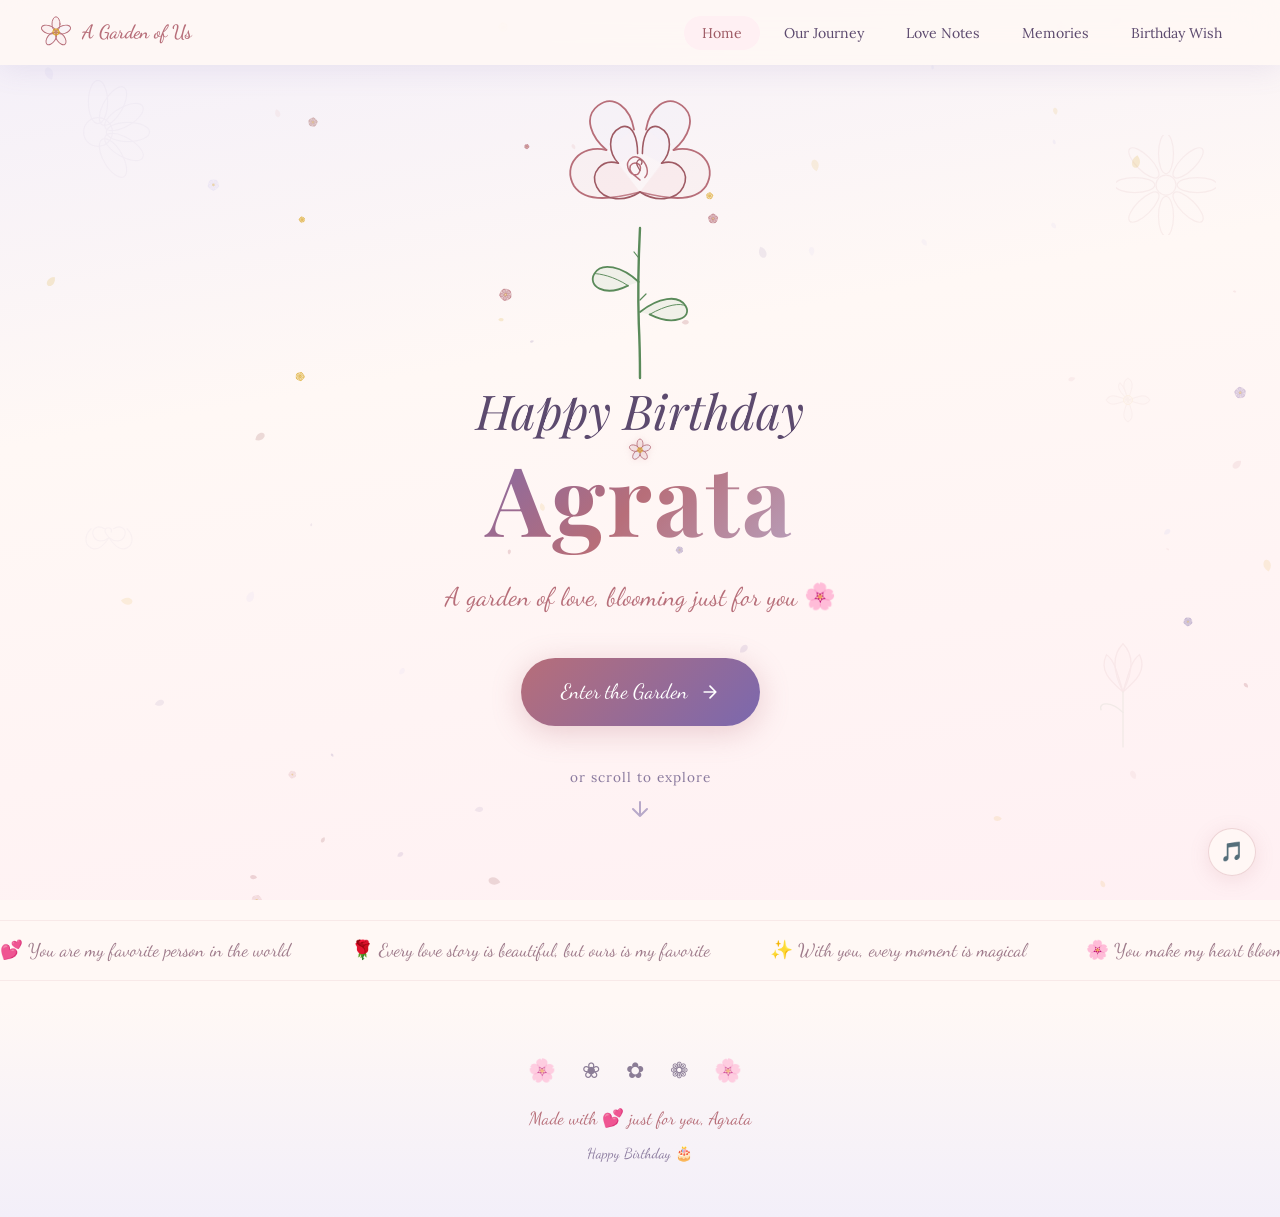
<file: index.html>
<!DOCTYPE html>
<html lang="en">

<head>
    <meta charset="UTF-8">
    <meta name="viewport" content="width=device-width, initial-scale=1.0">
    <title>Happy Birthday, Agrata 🌸</title>
    <meta name="description" content="A garden of love, blooming just for you. Happy Birthday, Agrata!">
    <link rel="preconnect" href="https://fonts.googleapis.com">
    <link rel="preconnect" href="https://fonts.gstatic.com" crossorigin>
    <link
        href="https://fonts.googleapis.com/css2?family=Playfair+Display:ital,wght@0,400;0,600;0,700;1,400;1,600&family=Lora:ital,wght@0,400;0,500;1,400&family=Dancing+Script:wght@400;600;700&display=swap"
        rel="stylesheet">
    <link rel="stylesheet" href="styles.css">
</head>

<body>
    <!-- Page Transition -->
    <div class="page-transition" id="page-transition">
        <div class="petal-curtain"></div>
    </div>

    <!-- Floating Petals Canvas -->
    <canvas id="petals-canvas"></canvas>
    <!-- Twinkling Stars Canvas -->
    <canvas id="stars-canvas"></canvas>

    <!-- Music Toggle -->
    <button id="music-toggle" class="music-toggle" aria-label="Toggle ambient music">
        <span class="music-icon">🎵</span>
    </button>

    <!-- Navigation -->
    <nav class="navbar">
        <a href="index.html" class="nav-logo" data-nav>
            <svg class="nav-logo-flower" viewBox="0 0 40 40">
                <g stroke="#B76E79" fill="none" stroke-width="1.2" stroke-linecap="round">
                    <ellipse cx="20" cy="10" rx="5" ry="9" transform="rotate(0,20,20)" fill="rgba(240,212,216,0.2)" />
                    <ellipse cx="20" cy="10" rx="5" ry="9" transform="rotate(72,20,20)" fill="rgba(230,224,243,0.2)" />
                    <ellipse cx="20" cy="10" rx="5" ry="9" transform="rotate(144,20,20)" fill="rgba(240,212,216,0.2)" />
                    <ellipse cx="20" cy="10" rx="5" ry="9" transform="rotate(216,20,20)" fill="rgba(230,224,243,0.2)" />
                    <ellipse cx="20" cy="10" rx="5" ry="9" transform="rotate(288,20,20)" fill="rgba(240,212,216,0.2)" />
                    <circle cx="20" cy="20" r="4" fill="rgba(218,165,32,0.3)" stroke="#DAA520" />
                </g>
            </svg>
            <span class="nav-logo-text">A Garden of Us</span>
        </a>
        <button id="nav-toggle" class="nav-toggle" aria-label="Toggle navigation">
            <span></span><span></span><span></span>
        </button>
        <ul id="nav-links" class="nav-links">
            <li><a href="index.html" class="nav-link active" data-nav>Home</a></li>
            <li><a href="journey.html" class="nav-link" data-nav>Our Journey</a></li>
            <li><a href="love-notes.html" class="nav-link" data-nav>Love Notes</a></li>
            <li><a href="memories.html" class="nav-link" data-nav>Memories</a></li>
            <li><a href="wish.html" class="nav-link" data-nav>Birthday Wish</a></li>
        </ul>
    </nav>

    <!-- HERO PAGE -->
    <main class="hero-page page-content">
        <!-- Background sketch flowers -->
        <div class="hero-bg-sketches">
            <!-- Sketch sunflower -->
            <svg viewBox="0 0 100 100">
                <g stroke="#B8A9C9" fill="none" stroke-width="1" stroke-linecap="round">
                    <ellipse cx="50" cy="25" rx="8" ry="18" transform="rotate(0,50,50)" />
                    <ellipse cx="50" cy="25" rx="8" ry="18" transform="rotate(30,50,50)" />
                    <ellipse cx="50" cy="25" rx="8" ry="18" transform="rotate(60,50,50)" />
                    <ellipse cx="50" cy="25" rx="8" ry="18" transform="rotate(90,50,50)" />
                    <ellipse cx="50" cy="25" rx="8" ry="18" transform="rotate(120,50,50)" />
                    <ellipse cx="50" cy="25" rx="8" ry="18" transform="rotate(150,50,50)" />
                    <circle cx="50" cy="50" r="12" />
                </g>
            </svg>
            <!-- Sketch daisy -->
            <svg viewBox="0 0 80 80">
                <g stroke="#B76E79" fill="none" stroke-width="1" stroke-linecap="round">
                    <ellipse cx="40" cy="15" rx="6" ry="16" transform="rotate(0,40,40)" />
                    <ellipse cx="40" cy="15" rx="6" ry="16" transform="rotate(45,40,40)" />
                    <ellipse cx="40" cy="15" rx="6" ry="16" transform="rotate(90,40,40)" />
                    <ellipse cx="40" cy="15" rx="6" ry="16" transform="rotate(135,40,40)" />
                    <ellipse cx="40" cy="15" rx="6" ry="16" transform="rotate(180,40,40)" />
                    <ellipse cx="40" cy="15" rx="6" ry="16" transform="rotate(225,40,40)" />
                    <ellipse cx="40" cy="15" rx="6" ry="16" transform="rotate(270,40,40)" />
                    <ellipse cx="40" cy="15" rx="6" ry="16" transform="rotate(315,40,40)" />
                    <circle cx="40" cy="40" r="8" />
                </g>
            </svg>
            <!-- Sketch rose small -->
            <svg viewBox="0 0 80 80">
                <g stroke="#B8A9C9" fill="none" stroke-width="1" stroke-linecap="round">
                    <path d="M40,38 C38,35 35,33 37,30 C40,28 43,30 42,33" />
                    <path d="M40,38 C35,42 28,42 26,36 C24,30 30,26 36,30" />
                    <path d="M40,38 C45,42 52,42 54,36 C56,30 50,26 44,30" />
                    <path d="M40,38 C36,44 30,50 24,47 C18,44 18,36 24,30" />
                    <path d="M40,38 C44,44 50,50 56,47 C62,44 62,36 56,30" />
                </g>
            </svg>
            <!-- Sketch tulip -->
            <svg viewBox="0 0 80 100">
                <g stroke="#B76E79" fill="none" stroke-width="1" stroke-linecap="round">
                    <path d="M40,45 C35,35 30,20 40,10 C50,20 45,35 40,45" fill="rgba(240,212,216,0.1)" />
                    <path d="M40,45 C32,38 22,30 28,18 C34,22 36,32 40,45" fill="rgba(230,224,243,0.1)" />
                    <path d="M40,45 C48,38 58,30 52,18 C46,22 44,32 40,45" fill="rgba(240,212,216,0.1)" />
                    <path d="M40,45 L40,85" stroke="#5A8A5A" />
                    <path d="M40,60 C32,52 22,52 24,58" stroke="#5A8A5A" />
                </g>
            </svg>
            <!-- Sketch cherry blossom -->
            <svg viewBox="0 0 70 70">
                <g stroke="#C9A0A0" fill="none" stroke-width="1" stroke-linecap="round">
                    <path d="M35,35 C33,28 28,20 35,16 C42,20 37,28 35,35" fill="rgba(240,212,216,0.1)" />
                    <path d="M35,35 C28,33 20,28 16,35 C20,42 28,37 35,35" fill="rgba(240,212,216,0.1)" />
                    <path d="M35,35 C37,42 42,50 35,54 C28,50 33,42 35,35" fill="rgba(240,212,216,0.1)" />
                    <path d="M35,35 C42,37 50,42 54,35 C50,28 42,33 35,35" fill="rgba(240,212,216,0.1)" />
                    <path d="M35,35 C30,30 24,24 28,20 C32,24 34,30 35,35" fill="rgba(230,224,243,0.1)" />
                    <circle cx="35" cy="35" r="4" fill="rgba(218,165,32,0.2)" stroke="#DAA520" stroke-width="0.8" />
                </g>
            </svg>
        </div>

        <div class="hero-content">
            <!-- Large Sketch Rose -->
            <div class="hero-flower-main sketch-flower">
                <svg viewBox="0 0 200 260" xmlns="http://www.w3.org/2000/svg">
                    <defs>
                        <filter id="pencilTexture">
                            <feTurbulence type="fractalNoise" baseFrequency="0.04" numOctaves="5" result="noise" />
                            <feDisplacementMap in="SourceGraphic" in2="noise" scale="1" xChannelSelector="R"
                                yChannelSelector="G" />
                        </filter>
                    </defs>
                    <g filter="url(#pencilTexture)">
                        <path d="M100,130 C99,150 98,180 99,210 C100,230 100,250 100,255" stroke="#5A8A5A" fill="none"
                            stroke-width="2" stroke-linecap="round" />
                        <path d="M99,175 C85,162 68,158 62,168 C56,178 70,188 90,178" stroke="#5A8A5A"
                            fill="rgba(143,188,143,0.12)" stroke-width="1.5" stroke-linecap="round" />
                        <path d="M90,178 C78,170 66,168 62,168" stroke="#5A8A5A" fill="none" stroke-width="0.8"
                            stroke-linecap="round" />
                        <path d="M100,200 C115,188 132,185 138,195 C144,205 128,212 108,202" stroke="#5A8A5A"
                            fill="rgba(143,188,143,0.12)" stroke-width="1.5" stroke-linecap="round" />
                        <path d="M108,202 C122,194 134,192 138,195" stroke="#5A8A5A" fill="none" stroke-width="0.8"
                            stroke-linecap="round" />
                        <path d="M99,155 L95,150" stroke="#5A8A5A" fill="none" stroke-width="1"
                            stroke-linecap="round" />
                        <path d="M100,190 L105,185" stroke="#5A8A5A" fill="none" stroke-width="1"
                            stroke-linecap="round" />
                        <path d="M100,100 C80,105 55,110 45,95 C35,78 50,60 72,65" stroke="#B76E79"
                            fill="rgba(240,212,216,0.15)" stroke-width="1.5" stroke-linecap="round" />
                        <path d="M100,100 C120,105 145,110 155,95 C165,78 150,60 128,65" stroke="#B76E79"
                            fill="rgba(240,212,216,0.15)" stroke-width="1.5" stroke-linecap="round" />
                        <path d="M72,65 C60,55 52,38 65,28 C78,18 92,30 95,48" stroke="#B76E79"
                            fill="rgba(230,224,243,0.12)" stroke-width="1.5" stroke-linecap="round" />
                        <path d="M128,65 C140,55 148,38 135,28 C122,18 108,30 105,48" stroke="#B76E79"
                            fill="rgba(230,224,243,0.12)" stroke-width="1.5" stroke-linecap="round" />
                        <path d="M100,100 C88,108 70,108 64,96 C58,84 68,72 82,76" stroke="#9E5A64"
                            fill="rgba(240,212,216,0.18)" stroke-width="1.3" stroke-linecap="round" />
                        <path d="M100,100 C112,108 130,108 136,96 C142,84 132,72 118,76" stroke="#9E5A64"
                            fill="rgba(240,212,216,0.18)" stroke-width="1.3" stroke-linecap="round" />
                        <path d="M82,76 C74,68 72,52 84,46 C94,42 98,56 98,68" stroke="#9E5A64"
                            fill="rgba(230,224,243,0.15)" stroke-width="1.3" stroke-linecap="round" />
                        <path d="M118,76 C126,68 128,52 116,46 C106,42 102,56 102,68" stroke="#9E5A64"
                            fill="rgba(230,224,243,0.15)" stroke-width="1.3" stroke-linecap="round" />
                        <path
                            d="M100,90 C96,86 90,84 92,78 C95,74 102,76 100,82 C98,88 92,86 90,80 C88,74 94,68 100,72 C106,76 108,84 104,88"
                            stroke="#B76E79" fill="none" stroke-width="1.2" stroke-linecap="round" />
                        <path d="M100,82 C98,79 96,76 98,74 C100,72 103,74 101,77" stroke="#9E5A64" fill="none"
                            stroke-width="1" stroke-linecap="round" />
                    </g>
                </svg>
            </div>

            <h1 class="hero-title">
                <span class="title-line">Happy Birthday</span>
                <span class="title-name">Agrata</span>
            </h1>
            <p class="hero-subtitle">A garden of love, blooming just for you 🌸</p>

            <a href="journey.html" class="hero-enter-btn" data-nav>
                Enter the Garden
                <svg viewBox="0 0 24 24" fill="none" stroke="currentColor" stroke-width="2" stroke-linecap="round"
                    stroke-linejoin="round">
                    <path d="M5 12h14M12 5l7 7-7 7" />
                </svg>
            </a>

            <div class="scroll-hint">
                <span>or scroll to explore</span>
                <div class="scroll-arrow">
                    <svg width="24" height="24" viewBox="0 0 24 24" fill="none">
                        <path d="M12 5v14M5 12l7 7 7-7" stroke="currentColor" stroke-width="2" stroke-linecap="round"
                            stroke-linejoin="round" />
                    </svg>
                </div>
            </div>
        </div>
    </main>



    <!-- Floating Love Quotes Ticker -->
    <section class="love-ticker-section">
        <div class="love-ticker">
            <div class="ticker-track" id="ticker-track">
                <span class="ticker-item">💕 You are my favorite person in the world</span>
                <span class="ticker-item">🌹 Every love story is beautiful, but ours is my favorite</span>
                <span class="ticker-item">✨ With you, every moment is magical</span>
                <span class="ticker-item">🌸 You make my heart bloom</span>
                <span class="ticker-item">💜 I fall in love with you more every day</span>
                <span class="ticker-item">🌻 You are my sunshine on cloudy days</span>
                <span class="ticker-item">💗 Home is wherever I'm with you</span>
                <span class="ticker-item">🦋 You give me butterflies, still</span>
                <span class="ticker-item">💕 You are my favorite person in the world</span>
                <span class="ticker-item">🌹 Every love story is beautiful, but ours is my favorite</span>
                <span class="ticker-item">✨ With you, every moment is magical</span>
                <span class="ticker-item">🌸 You make my heart bloom</span>
            </div>
        </div>
    </section>

    <!-- Footer -->
    <footer class="footer">
        <div class="footer-flowers">🌸 ❀ ✿ ❁ 🌸</div>
        <p>Made with 💕 just for you, Agrata</p>
        <p class="footer-small">Happy Birthday 🎂</p>
    </footer>

    <script src="script.js"></script>
</body>

</html>
</file>
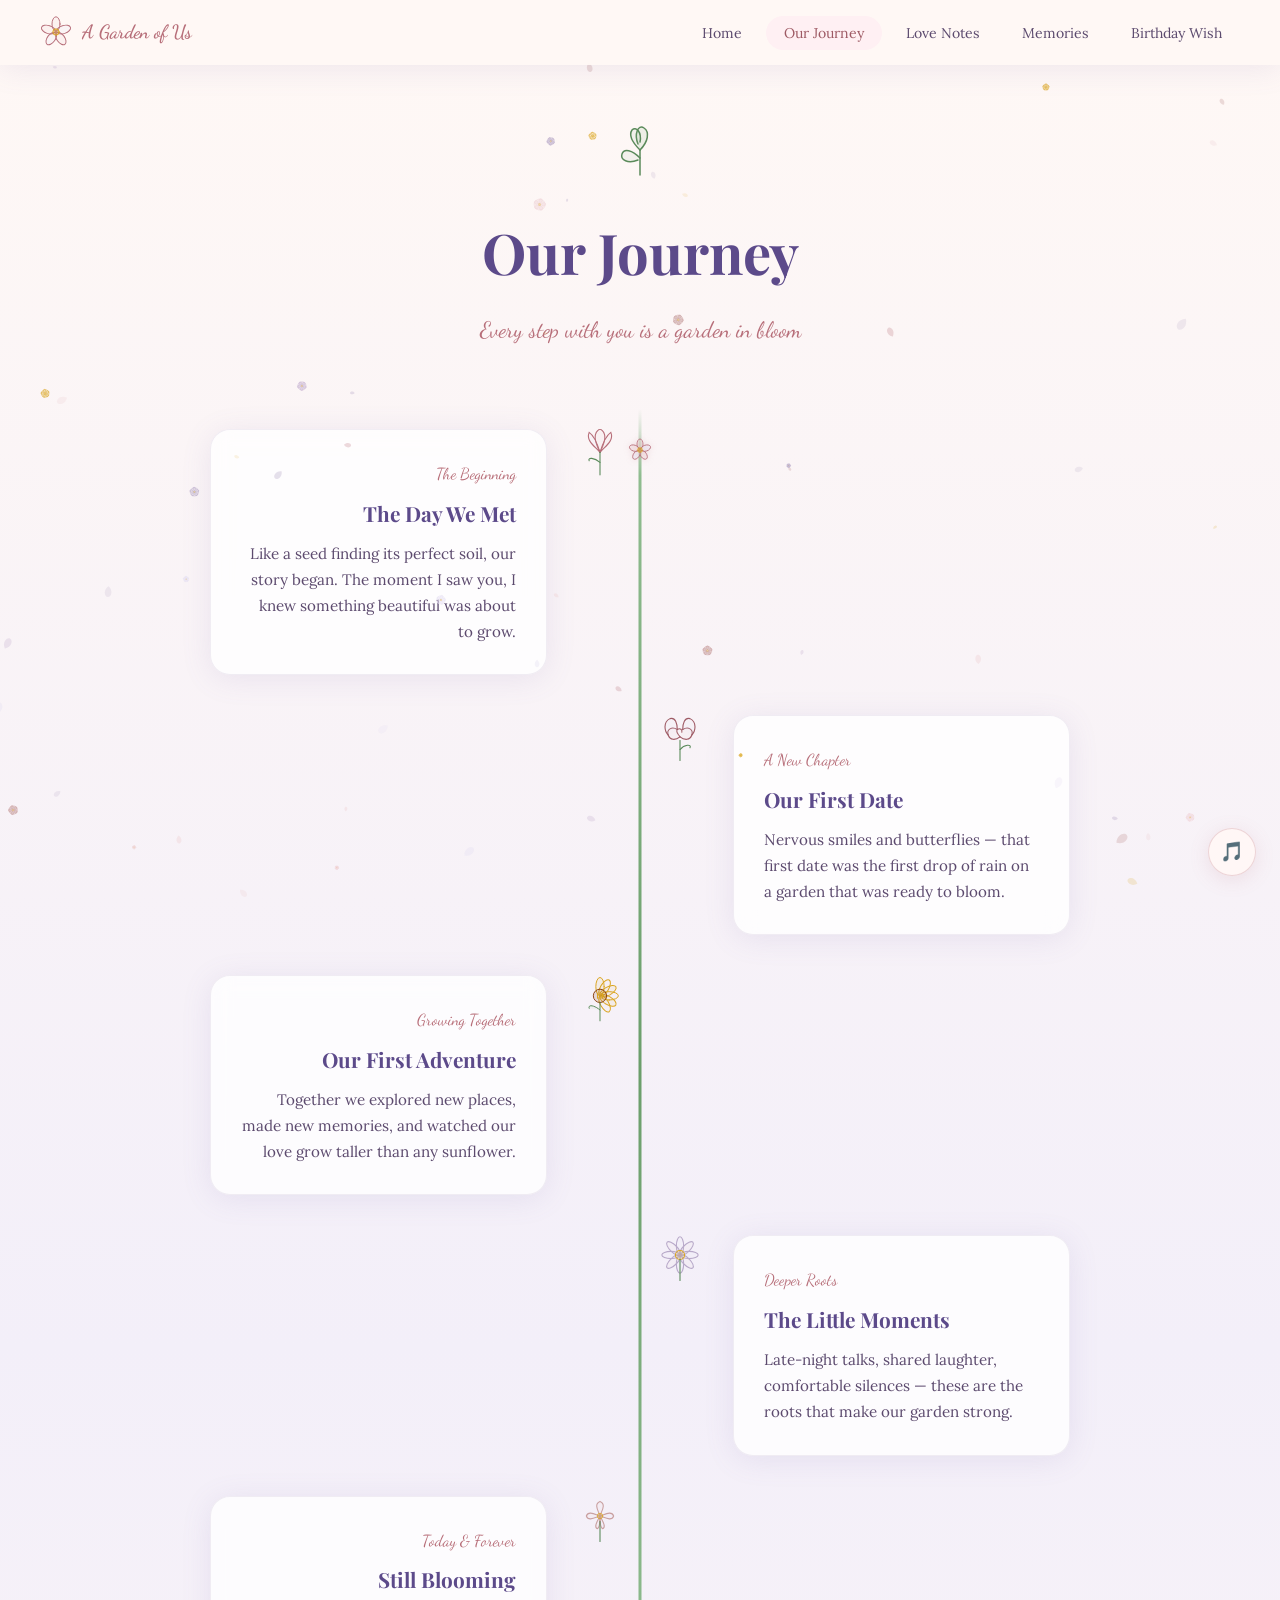
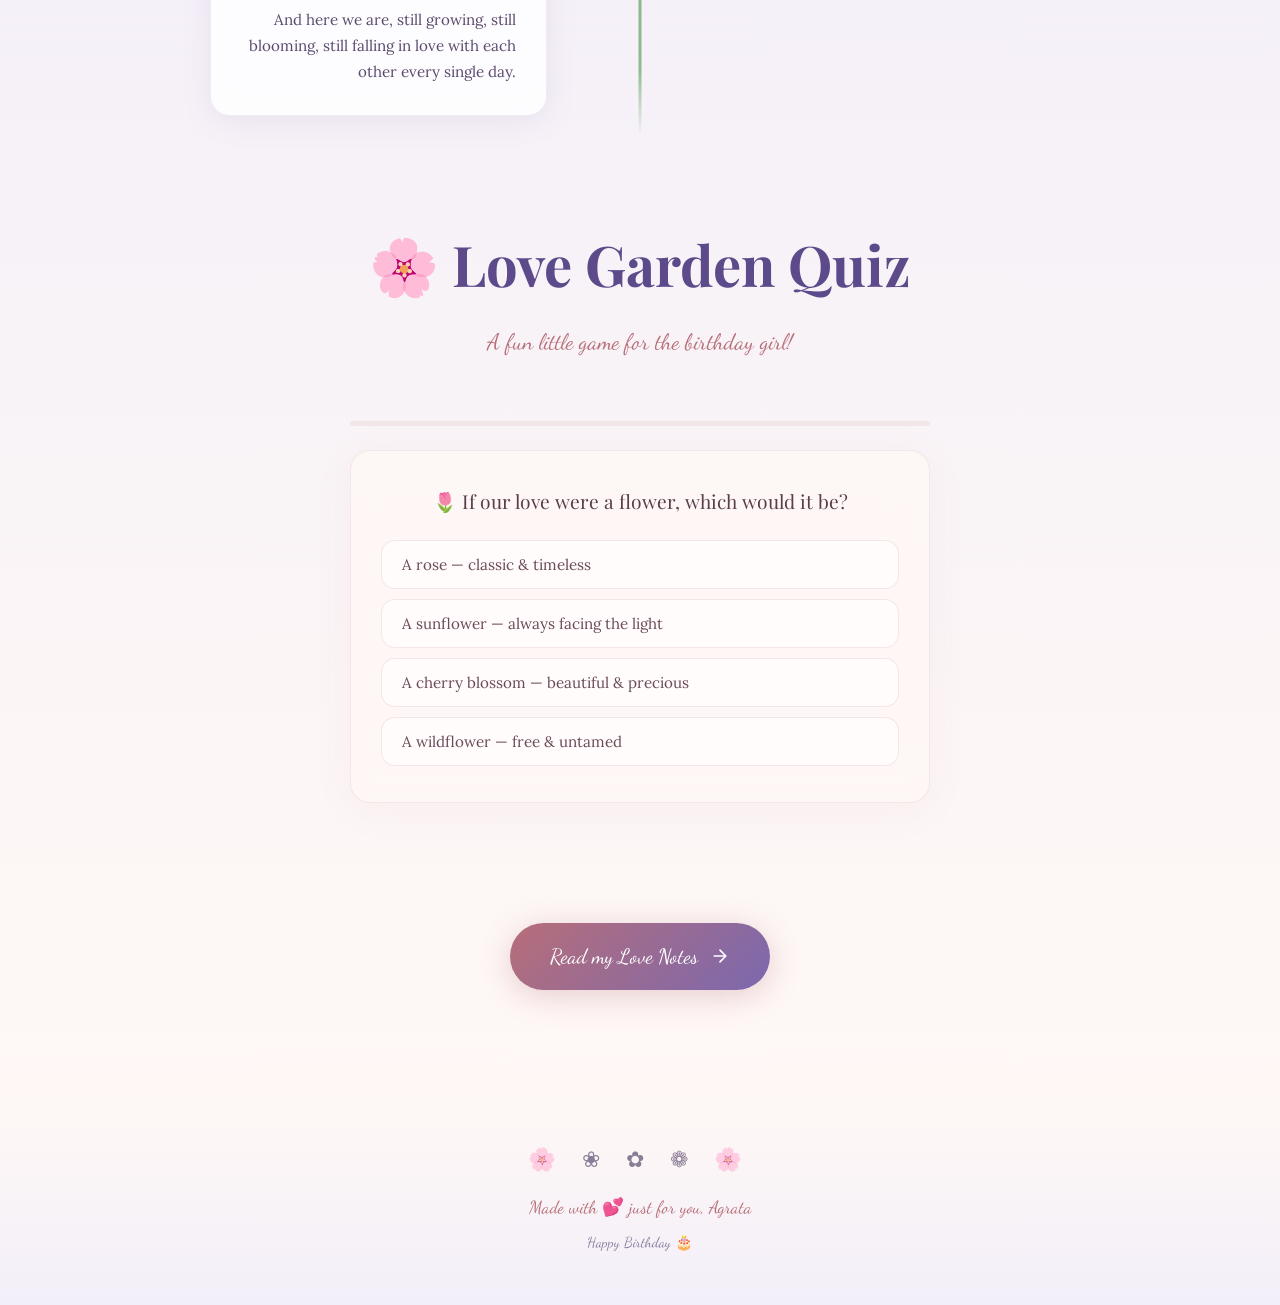
<file: journey.html>
<!DOCTYPE html>
<html lang="en">

<head>
    <meta charset="UTF-8">
    <meta name="viewport" content="width=device-width, initial-scale=1.0">
    <title>Our Journey — A Garden of Us 🌿</title>
    <meta name="description" content="Every step with you is a garden in bloom.">
    <link rel="preconnect" href="https://fonts.googleapis.com">
    <link rel="preconnect" href="https://fonts.gstatic.com" crossorigin>
    <link
        href="https://fonts.googleapis.com/css2?family=Playfair+Display:ital,wght@0,400;0,600;0,700;1,400;1,600&family=Lora:ital,wght@0,400;0,500;1,400&family=Dancing+Script:wght@400;600;700&display=swap"
        rel="stylesheet">
    <link rel="stylesheet" href="styles.css">
</head>

<body>
    <div class="page-transition" id="page-transition">
        <div class="petal-curtain"></div>
    </div>
    <canvas id="petals-canvas"></canvas>
    <canvas id="stars-canvas"></canvas>
    <button id="music-toggle" class="music-toggle" aria-label="Toggle ambient music">
        <span class="music-icon">🎵</span>
    </button>

    <!-- Navigation -->
    <nav class="navbar">
        <a href="index.html" class="nav-logo" data-nav>
            <svg class="nav-logo-flower" viewBox="0 0 40 40">
                <g stroke="#B76E79" fill="none" stroke-width="1.2" stroke-linecap="round">
                    <ellipse cx="20" cy="10" rx="5" ry="9" transform="rotate(0,20,20)" fill="rgba(240,212,216,0.2)" />
                    <ellipse cx="20" cy="10" rx="5" ry="9" transform="rotate(72,20,20)" fill="rgba(230,224,243,0.2)" />
                    <ellipse cx="20" cy="10" rx="5" ry="9" transform="rotate(144,20,20)" fill="rgba(240,212,216,0.2)" />
                    <ellipse cx="20" cy="10" rx="5" ry="9" transform="rotate(216,20,20)" fill="rgba(230,224,243,0.2)" />
                    <ellipse cx="20" cy="10" rx="5" ry="9" transform="rotate(288,20,20)" fill="rgba(240,212,216,0.2)" />
                    <circle cx="20" cy="20" r="4" fill="rgba(218,165,32,0.3)" stroke="#DAA520" />
                </g>
            </svg>
            <span class="nav-logo-text">A Garden of Us</span>
        </a>
        <button id="nav-toggle" class="nav-toggle"
            aria-label="Toggle navigation"><span></span><span></span><span></span></button>
        <ul id="nav-links" class="nav-links">
            <li><a href="index.html" class="nav-link" data-nav>Home</a></li>
            <li><a href="journey.html" class="nav-link active" data-nav>Our Journey</a></li>
            <li><a href="love-notes.html" class="nav-link" data-nav>Love Notes</a></li>
            <li><a href="memories.html" class="nav-link" data-nav>Memories</a></li>
            <li><a href="wish.html" class="nav-link" data-nav>Birthday Wish</a></li>
        </ul>
    </nav>

    <main class="journey-page page-content">
        <div class="section-header">
            <div class="section-icon">
                <svg viewBox="0 0 60 60">
                    <g stroke="#5A8A5A" fill="none" stroke-width="1.5" stroke-linecap="round">
                        <path d="M30,55 L30,30" />
                        <path d="M30,38 C22,30 14,28 12,34 C10,40 18,44 28,40" fill="rgba(143,188,143,0.1)" />
                        <path d="M30,30 C38,22 40,12 34,8 C28,4 24,14 28,24" fill="rgba(143,188,143,0.15)" />
                        <path d="M30,30 C24,24 18,16 22,10 C26,6 32,12 30,22" fill="rgba(143,188,143,0.1)" />
                    </g>
                </svg>
            </div>
            <h2 class="section-title">Our Journey</h2>
            <p class="section-subtitle">Every step with you is a garden in bloom</p>
        </div>

        <div class="timeline">
            <div class="vine-line"></div>

            <!-- Milestone 1 -->
            <div class="timeline-item left" data-animate>
                <div class="timeline-flower">
                    <svg viewBox="0 0 50 60">
                        <g stroke="#B76E79" fill="none" stroke-width="1.3" stroke-linecap="round">
                            <path d="M25,28 C20,18 15,5 25,0 C35,5 30,18 25,28" fill="rgba(240,212,216,0.15)" />
                            <path d="M25,28 C18,20 8,14 12,4 C18,8 22,18 25,28" fill="rgba(230,224,243,0.12)" />
                            <path d="M25,28 C32,20 42,14 38,4 C32,8 28,18 25,28" fill="rgba(240,212,216,0.15)" />
                            <path d="M25,28 L25,55" stroke="#5A8A5A" />
                            <path d="M25,40 C18,34 10,34 12,38" stroke="#5A8A5A" fill="none" />
                        </g>
                    </svg>
                </div>
                <div class="timeline-card">
                    <span class="timeline-date">The Beginning</span>
                    <h3>The Day We Met</h3>
                    <p>Like a seed finding its perfect soil, our story began. The moment I saw you, I knew something
                        beautiful was about to grow.</p>
                </div>
            </div>

            <!-- Milestone 2 -->
            <div class="timeline-item right" data-animate>
                <div class="timeline-flower">
                    <svg viewBox="0 0 50 55">
                        <g stroke="#9E5A64" fill="none" stroke-width="1.2" stroke-linecap="round">
                            <path d="M25,24 C23,21 20,19 22,16 C25,14 28,16 27,19" />
                            <path d="M25,24 C20,28 14,28 12,22 C10,16 16,12 22,16" fill="rgba(240,212,216,0.12)" />
                            <path d="M25,24 C30,28 36,28 38,22 C40,16 34,12 28,16" fill="rgba(240,212,216,0.12)" />
                            <path d="M12,22 C8,18 6,8 14,4 C20,2 22,10 22,16" fill="rgba(230,224,243,0.1)" />
                            <path d="M38,22 C42,18 44,8 36,4 C30,2 28,10 28,16" fill="rgba(230,224,243,0.1)" />
                            <path d="M25,28 L25,50" stroke="#5A8A5A" />
                            <path d="M25,38 C30,32 38,32 36,36" stroke="#5A8A5A" />
                        </g>
                    </svg>
                </div>
                <div class="timeline-card">
                    <span class="timeline-date">A New Chapter</span>
                    <h3>Our First Date</h3>
                    <p>Nervous smiles and butterflies — that first date was the first drop of rain on a garden that was
                        ready to bloom.</p>
                </div>
            </div>

            <!-- Milestone 3 -->
            <div class="timeline-item left" data-animate>
                <div class="timeline-flower">
                    <svg viewBox="0 0 50 60">
                        <g stroke="#DAA520" fill="none" stroke-width="1.2" stroke-linecap="round">
                            <ellipse cx="25" cy="14" rx="5" ry="11" transform="rotate(0,25,25)"
                                fill="rgba(218,165,32,0.08)" />
                            <ellipse cx="25" cy="14" rx="5" ry="11" transform="rotate(30,25,25)"
                                fill="rgba(240,212,216,0.08)" />
                            <ellipse cx="25" cy="14" rx="5" ry="11" transform="rotate(60,25,25)"
                                fill="rgba(218,165,32,0.08)" />
                            <ellipse cx="25" cy="14" rx="5" ry="11" transform="rotate(90,25,25)"
                                fill="rgba(240,212,216,0.08)" />
                            <ellipse cx="25" cy="14" rx="5" ry="11" transform="rotate(120,25,25)"
                                fill="rgba(218,165,32,0.08)" />
                            <ellipse cx="25" cy="14" rx="5" ry="11" transform="rotate(150,25,25)"
                                fill="rgba(240,212,216,0.08)" />
                            <circle cx="25" cy="25" r="8" fill="rgba(139,69,19,0.15)" stroke="#8B4513" />
                            <line x1="22" y1="22" x2="22" y2="28" />
                            <line x1="25" y1="21" x2="25" y2="29" />
                            <line x1="28" y1="22" x2="28" y2="28" />
                            <path d="M25,33 L25,55" stroke="#5A8A5A" />
                            <path d="M25,42 C18,36 10,35 12,40" stroke="#5A8A5A" fill="rgba(143,188,143,0.08)" />
                        </g>
                    </svg>
                </div>
                <div class="timeline-card">
                    <span class="timeline-date">Growing Together</span>
                    <h3>Our First Adventure</h3>
                    <p>Together we explored new places, made new memories, and watched our love grow taller than any
                        sunflower.</p>
                </div>
            </div>

            <!-- Milestone 4 -->
            <div class="timeline-item right" data-animate>
                <div class="timeline-flower">
                    <svg viewBox="0 0 50 55">
                        <g stroke="#B8A9C9" fill="none" stroke-width="1.2" stroke-linecap="round">
                            <ellipse cx="25" cy="12" rx="4" ry="10" transform="rotate(0,25,22)"
                                fill="rgba(230,224,243,0.1)" />
                            <ellipse cx="25" cy="12" rx="4" ry="10" transform="rotate(45,25,22)"
                                fill="rgba(240,212,216,0.1)" />
                            <ellipse cx="25" cy="12" rx="4" ry="10" transform="rotate(90,25,22)"
                                fill="rgba(230,224,243,0.1)" />
                            <ellipse cx="25" cy="12" rx="4" ry="10" transform="rotate(135,25,22)"
                                fill="rgba(240,212,216,0.1)" />
                            <ellipse cx="25" cy="12" rx="4" ry="10" transform="rotate(180,25,22)"
                                fill="rgba(230,224,243,0.1)" />
                            <ellipse cx="25" cy="12" rx="4" ry="10" transform="rotate(225,25,22)"
                                fill="rgba(240,212,216,0.1)" />
                            <ellipse cx="25" cy="12" rx="4" ry="10" transform="rotate(270,25,22)"
                                fill="rgba(230,224,243,0.1)" />
                            <ellipse cx="25" cy="12" rx="4" ry="10" transform="rotate(315,25,22)"
                                fill="rgba(240,212,216,0.1)" />
                            <circle cx="25" cy="22" r="5" fill="rgba(218,165,32,0.15)" stroke="#DAA520" />
                            <path d="M25,27 L25,50" stroke="#5A8A5A" />
                        </g>
                    </svg>
                </div>
                <div class="timeline-card">
                    <span class="timeline-date">Deeper Roots</span>
                    <h3>The Little Moments</h3>
                    <p>Late-night talks, shared laughter, comfortable silences — these are the roots that make our
                        garden strong.</p>
                </div>
            </div>

            <!-- Milestone 5 -->
            <div class="timeline-item left" data-animate>
                <div class="timeline-flower">
                    <svg viewBox="0 0 50 55">
                        <g stroke="#C9A0A0" fill="none" stroke-width="1.2" stroke-linecap="round">
                            <path d="M25,22 C23,16 18,9 25,6 C32,9 27,16 25,22" fill="rgba(240,212,216,0.12)" />
                            <path d="M25,22 C19,20 12,16 10,22 C12,28 19,24 25,22" fill="rgba(240,212,216,0.12)" />
                            <path d="M25,22 C31,20 38,16 40,22 C38,28 31,24 25,22" fill="rgba(230,224,243,0.12)" />
                            <path d="M25,22 C22,28 18,34 22,36 C26,34 24,28 25,22" fill="rgba(240,212,216,0.12)" />
                            <path d="M25,22 C28,28 32,34 28,36 C24,34 26,28 25,22" fill="rgba(230,224,243,0.12)" />
                            <circle cx="25" cy="22" r="3" fill="rgba(218,165,32,0.2)" stroke="#DAA520"
                                stroke-width="0.8" />
                            <path d="M25,28 L25,50" stroke="#5A8A5A" />
                        </g>
                    </svg>
                </div>
                <div class="timeline-card">
                    <span class="timeline-date">Today &amp; Forever</span>
                    <h3>Still Blooming</h3>
                    <p>And here we are, still growing, still blooming, still falling in love with each other every
                        single day.</p>
                </div>
            </div>
        </div>

        <!-- Interactive Love Quiz -->
        <section class="love-quiz-section" data-animate>
            <div class="section-header" style="padding-top:40px;">
                <h2 class="section-title">🌸 Love Garden Quiz</h2>
                <p class="section-subtitle">A fun little game for the birthday girl!</p>
            </div>
            <div class="quiz-container" id="quiz-container">
                <div class="quiz-progress">
                    <div class="quiz-progress-bar" id="quiz-progress-bar"></div>
                </div>
                <div class="quiz-card" id="quiz-card">
                    <p class="quiz-question" id="quiz-question"></p>
                    <div class="quiz-options" id="quiz-options"></div>
                </div>
                <div class="quiz-result" id="quiz-result" style="display:none;">
                    <div class="quiz-result-icon">🌹</div>
                    <h3 class="quiz-result-title"></h3>
                    <p class="quiz-result-text"></p>
                    <button class="quiz-restart-btn" id="quiz-restart">Play Again 🌸</button>
                </div>
            </div>
        </section>

        <!-- Navigation buttons -->
        <div style="text-align:center; margin-top:60px; padding:0 20px;">
            <a href="love-notes.html" class="hero-enter-btn" data-nav style="animation:none; opacity:1;">
                Read my Love Notes
                <svg viewBox="0 0 24 24" fill="none" stroke="currentColor" stroke-width="2" stroke-linecap="round"
                    stroke-linejoin="round">
                    <path d="M5 12h14M12 5l7 7-7 7" />
                </svg>
            </a>
        </div>
    </main>

    <footer class="footer">
        <div class="footer-flowers">🌸 ❀ ✿ ❁ 🌸</div>
        <p>Made with 💕 just for you, Agrata</p>
        <p class="footer-small">Happy Birthday 🎂</p>
    </footer>

    <script src="script.js"></script>
</body>

</html>
</file>
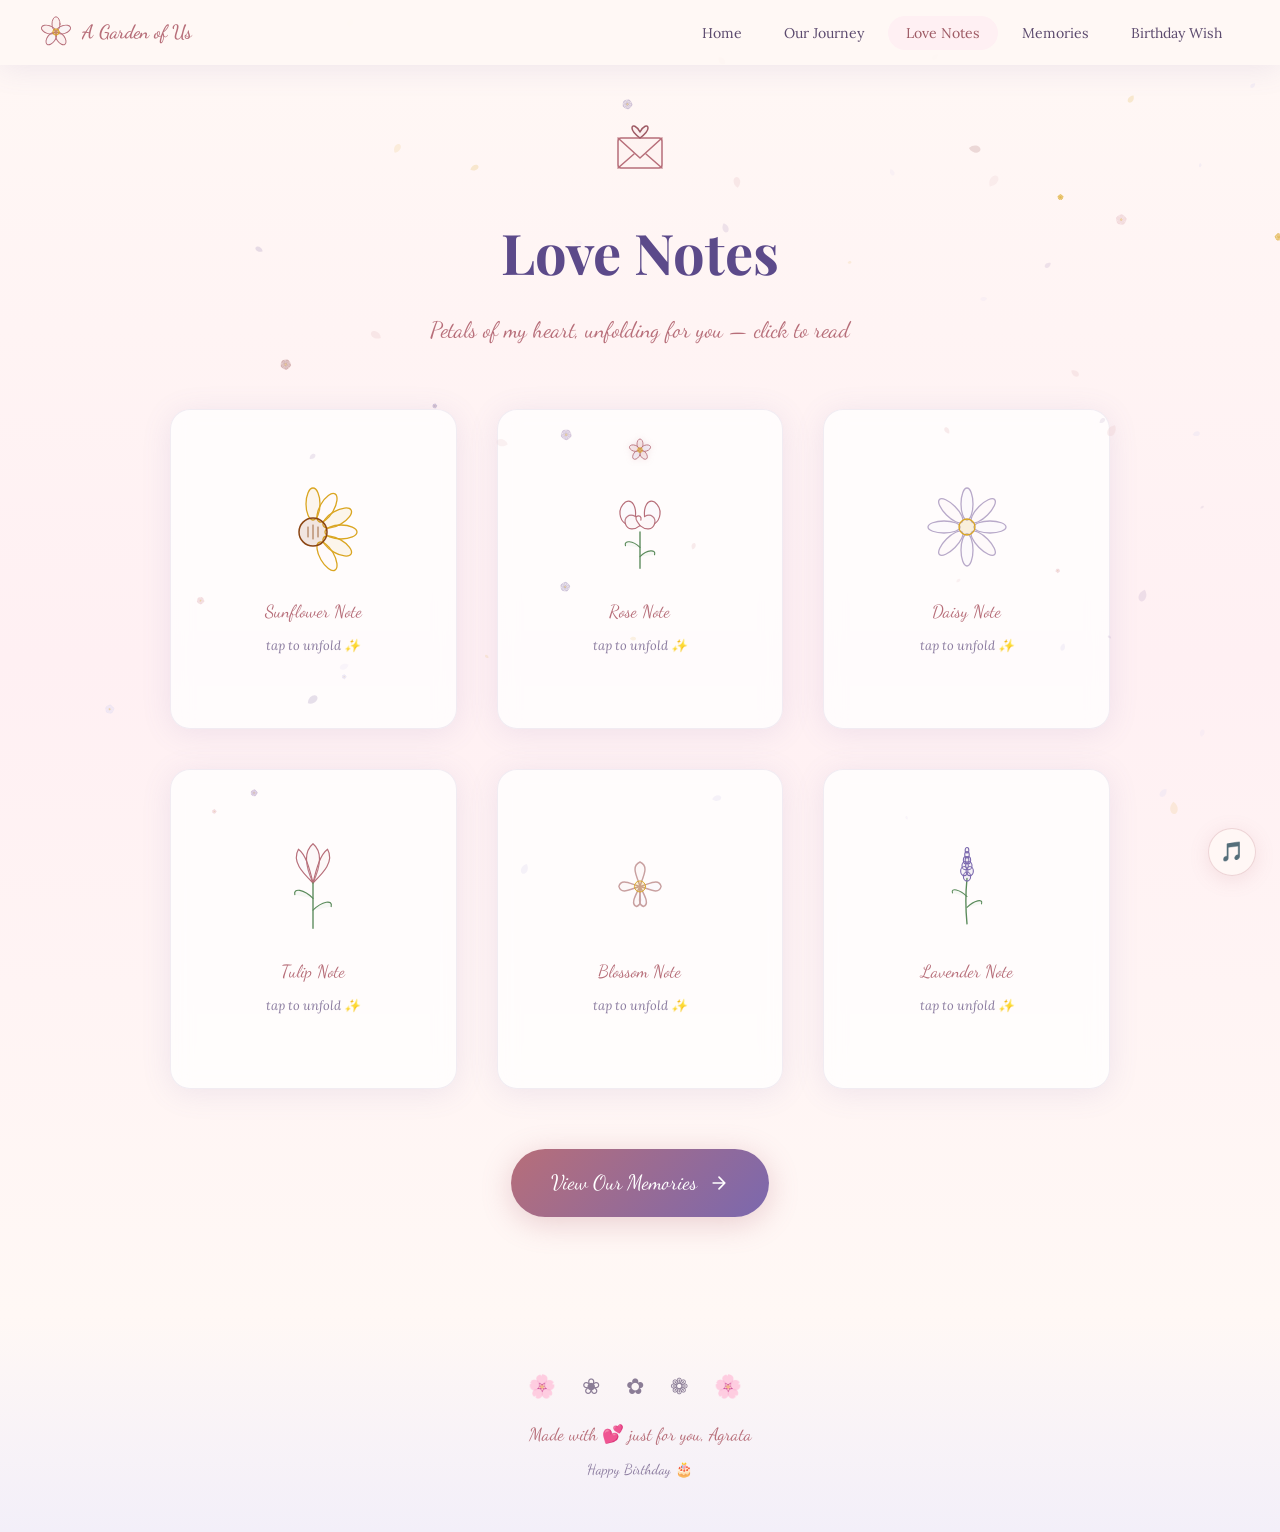
<file: love-notes.html>
<!DOCTYPE html>
<html lang="en">

<head>
    <meta charset="UTF-8">
    <meta name="viewport" content="width=device-width, initial-scale=1.0">
    <title>Love Notes — A Garden of Us 💌</title>
    <meta name="description" content="Petals of my heart, unfolding for you.">
    <link rel="preconnect" href="https://fonts.googleapis.com">
    <link rel="preconnect" href="https://fonts.gstatic.com" crossorigin>
    <link
        href="https://fonts.googleapis.com/css2?family=Playfair+Display:ital,wght@0,400;0,600;0,700;1,400;1,600&family=Lora:ital,wght@0,400;0,500;1,400&family=Dancing+Script:wght@400;600;700&display=swap"
        rel="stylesheet">
    <link rel="stylesheet" href="styles.css">
</head>

<body>
    <div class="page-transition" id="page-transition">
        <div class="petal-curtain"></div>
    </div>
    <canvas id="petals-canvas"></canvas>
    <canvas id="stars-canvas"></canvas>
    <button id="music-toggle" class="music-toggle" aria-label="Toggle ambient music">
        <span class="music-icon">🎵</span>
    </button>

    <nav class="navbar">
        <a href="index.html" class="nav-logo" data-nav>
            <svg class="nav-logo-flower" viewBox="0 0 40 40">
                <g stroke="#B76E79" fill="none" stroke-width="1.2" stroke-linecap="round">
                    <ellipse cx="20" cy="10" rx="5" ry="9" transform="rotate(0,20,20)" fill="rgba(240,212,216,0.2)" />
                    <ellipse cx="20" cy="10" rx="5" ry="9" transform="rotate(72,20,20)" fill="rgba(230,224,243,0.2)" />
                    <ellipse cx="20" cy="10" rx="5" ry="9" transform="rotate(144,20,20)" fill="rgba(240,212,216,0.2)" />
                    <ellipse cx="20" cy="10" rx="5" ry="9" transform="rotate(216,20,20)" fill="rgba(230,224,243,0.2)" />
                    <ellipse cx="20" cy="10" rx="5" ry="9" transform="rotate(288,20,20)" fill="rgba(240,212,216,0.2)" />
                    <circle cx="20" cy="20" r="4" fill="rgba(218,165,32,0.3)" stroke="#DAA520" />
                </g>
            </svg>
            <span class="nav-logo-text">A Garden of Us</span>
        </a>
        <button id="nav-toggle" class="nav-toggle"
            aria-label="Toggle navigation"><span></span><span></span><span></span></button>
        <ul id="nav-links" class="nav-links">
            <li><a href="index.html" class="nav-link" data-nav>Home</a></li>
            <li><a href="journey.html" class="nav-link" data-nav>Our Journey</a></li>
            <li><a href="love-notes.html" class="nav-link active" data-nav>Love Notes</a></li>
            <li><a href="memories.html" class="nav-link" data-nav>Memories</a></li>
            <li><a href="wish.html" class="nav-link" data-nav>Birthday Wish</a></li>
        </ul>
    </nav>

    <main class="love-notes-page page-content">
        <div class="section-header">
            <div class="section-icon">
                <!-- Sketch envelope with heart -->
                <svg viewBox="0 0 60 60">
                    <g stroke="#B76E79" fill="none" stroke-width="1.5" stroke-linecap="round" stroke-linejoin="round">
                        <rect x="8" y="18" width="44" height="30" rx="3" fill="rgba(240,212,216,0.1)" />
                        <path d="M8,18 L30,38 L52,18" />
                        <path d="M8,48 L24,34" />
                        <path d="M52,48 L36,34" />
                        <path d="M30,12 C27,6 22,4 22,8 C22,12 30,18 30,18 C30,18 38,12 38,8 C38,4 33,6 30,12"
                            fill="rgba(240,212,216,0.2)" stroke="#9E5A64" />
                    </g>
                </svg>
            </div>
            <h2 class="section-title">Love Notes</h2>
            <p class="section-subtitle">Petals of my heart, unfolding for you — click to read</p>
        </div>

        <div class="notes-garden">
            <!-- Note 1: Sunflower -->
            <div class="love-note" data-animate>
                <div class="note-card">
                    <div class="note-front">
                        <svg viewBox="0 0 100 100" class="sketch-flower">
                            <g stroke="#DAA520" fill="none" stroke-width="1.3" stroke-linecap="round">
                                <ellipse cx="50" cy="22" rx="7" ry="16" transform="rotate(0,50,50)"
                                    fill="rgba(218,165,32,0.08)" />
                                <ellipse cx="50" cy="22" rx="7" ry="16" transform="rotate(30,50,50)"
                                    fill="rgba(240,212,216,0.06)" />
                                <ellipse cx="50" cy="22" rx="7" ry="16" transform="rotate(60,50,50)"
                                    fill="rgba(218,165,32,0.08)" />
                                <ellipse cx="50" cy="22" rx="7" ry="16" transform="rotate(90,50,50)"
                                    fill="rgba(240,212,216,0.06)" />
                                <ellipse cx="50" cy="22" rx="7" ry="16" transform="rotate(120,50,50)"
                                    fill="rgba(218,165,32,0.08)" />
                                <ellipse cx="50" cy="22" rx="7" ry="16" transform="rotate(150,50,50)"
                                    fill="rgba(240,212,216,0.06)" />
                                <circle cx="50" cy="50" r="14" fill="rgba(139,69,19,0.12)" stroke="#8B4513"
                                    stroke-width="1.5" />
                                <line x1="45" y1="45" x2="45" y2="55" stroke="#8B4513" stroke-width="0.8" />
                                <line x1="50" y1="43" x2="50" y2="57" stroke="#8B4513" stroke-width="0.8" />
                                <line x1="55" y1="45" x2="55" y2="55" stroke="#8B4513" stroke-width="0.8" />
                            </g>
                        </svg>
                        <span class="note-front-label">Sunflower Note</span>
                        <span class="note-front-hint">tap to unfold ✨</span>
                    </div>
                    <div class="note-back">
                        <p>"Your smile is the sunrise that my garden waits for every morning."</p>
                        <span class="note-close-hint">tap to close</span>
                    </div>
                </div>
            </div>

            <!-- Note 2: Rose -->
            <div class="love-note" data-animate>
                <div class="note-card">
                    <div class="note-front">
                        <svg viewBox="0 0 100 110" class="sketch-flower">
                            <g stroke="#B76E79" fill="none" stroke-width="1.3" stroke-linecap="round">
                                <path d="M50,48 C48,44 44,42 46,38 C49,36 52,38 51,42" />
                                <path d="M50,48 C44,53 36,53 34,46 C32,39 38,34 45,38" fill="rgba(240,212,216,0.12)" />
                                <path d="M50,48 C56,53 64,53 66,46 C68,39 62,34 55,38" fill="rgba(240,212,216,0.12)" />
                                <path d="M34,46 C28,42 24,30 34,22 C42,18 46,28 45,38" fill="rgba(230,224,243,0.1)" />
                                <path d="M66,46 C72,42 76,30 66,22 C58,18 54,28 55,38" fill="rgba(230,224,243,0.1)" />
                                <path d="M50,55 L50,95" stroke="#5A8A5A" stroke-width="1.5" />
                                <path d="M50,72 C42,64 32,64 34,70" stroke="#5A8A5A" fill="rgba(143,188,143,0.08)" />
                                <path d="M50,82 C58,74 68,74 66,80" stroke="#5A8A5A" fill="rgba(143,188,143,0.08)" />
                            </g>
                        </svg>
                        <span class="note-front-label">Rose Note</span>
                        <span class="note-front-hint">tap to unfold ✨</span>
                    </div>
                    <div class="note-back">
                        <p>"In a field of roses, you'd still be the one I'd pick — every single time."</p>
                        <span class="note-close-hint">tap to close</span>
                    </div>
                </div>
            </div>

            <!-- Note 3: Daisy -->
            <div class="love-note" data-animate>
                <div class="note-card">
                    <div class="note-front">
                        <svg viewBox="0 0 100 100" class="sketch-flower">
                            <g stroke="#B8A9C9" fill="none" stroke-width="1.3" stroke-linecap="round">
                                <ellipse cx="50" cy="22" rx="6" ry="16" transform="rotate(0,50,45)"
                                    fill="rgba(230,224,243,0.1)" />
                                <ellipse cx="50" cy="22" rx="6" ry="16" transform="rotate(45,50,45)"
                                    fill="rgba(240,212,216,0.08)" />
                                <ellipse cx="50" cy="22" rx="6" ry="16" transform="rotate(90,50,45)"
                                    fill="rgba(230,224,243,0.1)" />
                                <ellipse cx="50" cy="22" rx="6" ry="16" transform="rotate(135,50,45)"
                                    fill="rgba(240,212,216,0.08)" />
                                <ellipse cx="50" cy="22" rx="6" ry="16" transform="rotate(180,50,45)"
                                    fill="rgba(230,224,243,0.1)" />
                                <ellipse cx="50" cy="22" rx="6" ry="16" transform="rotate(225,50,45)"
                                    fill="rgba(240,212,216,0.08)" />
                                <ellipse cx="50" cy="22" rx="6" ry="16" transform="rotate(270,50,45)"
                                    fill="rgba(230,224,243,0.1)" />
                                <ellipse cx="50" cy="22" rx="6" ry="16" transform="rotate(315,50,45)"
                                    fill="rgba(240,212,216,0.08)" />
                                <circle cx="50" cy="45" r="8" fill="rgba(218,165,32,0.15)" stroke="#DAA520" />
                            </g>
                        </svg>
                        <span class="note-front-label">Daisy Note</span>
                        <span class="note-front-hint">tap to unfold ✨</span>
                    </div>
                    <div class="note-back">
                        <p>"You don't just make my days better — you make my whole world bloom."</p>
                        <span class="note-close-hint">tap to close</span>
                    </div>
                </div>
            </div>

            <!-- Note 4: Tulip -->
            <div class="love-note" data-animate>
                <div class="note-card">
                    <div class="note-front">
                        <svg viewBox="0 0 80 110" class="sketch-flower">
                            <g stroke="#B76E79" fill="none" stroke-width="1.3" stroke-linecap="round">
                                <path d="M40,45 C34,32 28,12 40,2 C52,12 46,32 40,45" fill="rgba(240,212,216,0.12)" />
                                <path d="M40,45 C30,35 16,22 24,8 C32,14 36,28 40,45" fill="rgba(230,224,243,0.1)" />
                                <path d="M40,45 C50,35 64,22 56,8 C48,14 44,28 40,45" fill="rgba(240,212,216,0.12)" />
                                <path d="M40,45 L40,95" stroke="#5A8A5A" stroke-width="1.5" />
                                <path d="M40,62 C30,52 18,50 20,58" stroke="#5A8A5A" fill="rgba(143,188,143,0.08)" />
                                <path d="M40,75 C50,65 62,63 60,71" stroke="#5A8A5A" fill="rgba(143,188,143,0.08)" />
                            </g>
                        </svg>
                        <span class="note-front-label">Tulip Note</span>
                        <span class="note-front-hint">tap to unfold ✨</span>
                    </div>
                    <div class="note-back">
                        <p>"Every love story is beautiful, but ours is my absolute favorite."</p>
                        <span class="note-close-hint">tap to close</span>
                    </div>
                </div>
            </div>

            <!-- Note 5: Cherry Blossom -->
            <div class="love-note" data-animate>
                <div class="note-card">
                    <div class="note-front">
                        <svg viewBox="0 0 90 90" class="sketch-flower">
                            <g stroke="#C9A0A0" fill="none" stroke-width="1.3" stroke-linecap="round">
                                <path d="M45,40 C43,32 36,22 45,18 C54,22 47,32 45,40" fill="rgba(240,212,216,0.12)" />
                                <path d="M45,40 C37,38 28,32 26,40 C28,48 37,42 45,40" fill="rgba(240,212,216,0.12)" />
                                <path d="M45,40 C53,38 62,32 64,40 C62,48 53,42 45,40" fill="rgba(230,224,243,0.12)" />
                                <path d="M45,40 C41,48 36,56 42,58 C48,56 44,48 45,40" fill="rgba(240,212,216,0.12)" />
                                <path d="M45,40 C49,48 54,56 48,58 C42,56 46,48 45,40" fill="rgba(230,224,243,0.12)" />
                                <circle cx="45" cy="40" r="5" fill="rgba(218,165,32,0.2)" stroke="#DAA520"
                                    stroke-width="0.8" />
                            </g>
                        </svg>
                        <span class="note-front-label">Blossom Note</span>
                        <span class="note-front-hint">tap to unfold ✨</span>
                    </div>
                    <div class="note-back">
                        <p>"You are the reason I believe in magic — and in forever."</p>
                        <span class="note-close-hint">tap to close</span>
                    </div>
                </div>
            </div>

            <!-- Note 6: Lavender -->
            <div class="love-note" data-animate>
                <div class="note-card">
                    <div class="note-front">
                        <svg viewBox="0 0 80 110" class="sketch-flower">
                            <g stroke="#7B68AE" fill="none" stroke-width="1.2" stroke-linecap="round">
                                <path d="M40,90 C39,80 38,60 40,40" stroke="#5A8A5A" stroke-width="1.5" />
                                <ellipse cx="40" cy="38" rx="4" ry="5" fill="rgba(184,169,201,0.15)" />
                                <ellipse cx="37" cy="32" rx="4" ry="5" fill="rgba(184,169,201,0.12)" />
                                <ellipse cx="43" cy="32" rx="4" ry="5" fill="rgba(184,169,201,0.15)" />
                                <ellipse cx="38" cy="26" rx="3.5" ry="4.5" fill="rgba(184,169,201,0.12)" />
                                <ellipse cx="42" cy="26" rx="3.5" ry="4.5" fill="rgba(184,169,201,0.15)" />
                                <ellipse cx="39" cy="20" rx="3" ry="4" fill="rgba(184,169,201,0.12)" />
                                <ellipse cx="41" cy="20" rx="3" ry="4" fill="rgba(184,169,201,0.15)" />
                                <ellipse cx="40" cy="14" rx="2.5" ry="3.5" fill="rgba(184,169,201,0.12)" />
                                <ellipse cx="40" cy="9" rx="2" ry="3" fill="rgba(184,169,201,0.1)" />
                                <path d="M40,60 C32,52 22,50 24,56" stroke="#5A8A5A" fill="rgba(143,188,143,0.08)" />
                                <path d="M40,72 C48,64 58,62 56,68" stroke="#5A8A5A" fill="rgba(143,188,143,0.08)" />
                            </g>
                        </svg>
                        <span class="note-front-label">Lavender Note</span>
                        <span class="note-front-hint">tap to unfold ✨</span>
                    </div>
                    <div class="note-back">
                        <p>"If I had a flower for every time you made me smile, I'd have an endless garden."</p>
                        <span class="note-close-hint">tap to close</span>
                    </div>
                </div>
            </div>
        </div>

        <div style="text-align:center; margin-top:60px; padding:0 20px;">
            <a href="memories.html" class="hero-enter-btn" data-nav style="animation:none; opacity:1;">
                View Our Memories
                <svg viewBox="0 0 24 24" fill="none" stroke="currentColor" stroke-width="2" stroke-linecap="round"
                    stroke-linejoin="round">
                    <path d="M5 12h14M12 5l7 7-7 7" />
                </svg>
            </a>
        </div>
    </main>

    <footer class="footer">
        <div class="footer-flowers">🌸 ❀ ✿ ❁ 🌸</div>
        <p>Made with 💕 just for you, Agrata</p>
        <p class="footer-small">Happy Birthday 🎂</p>
    </footer>

    <script src="script.js"></script>
</body>

</html>
</file>
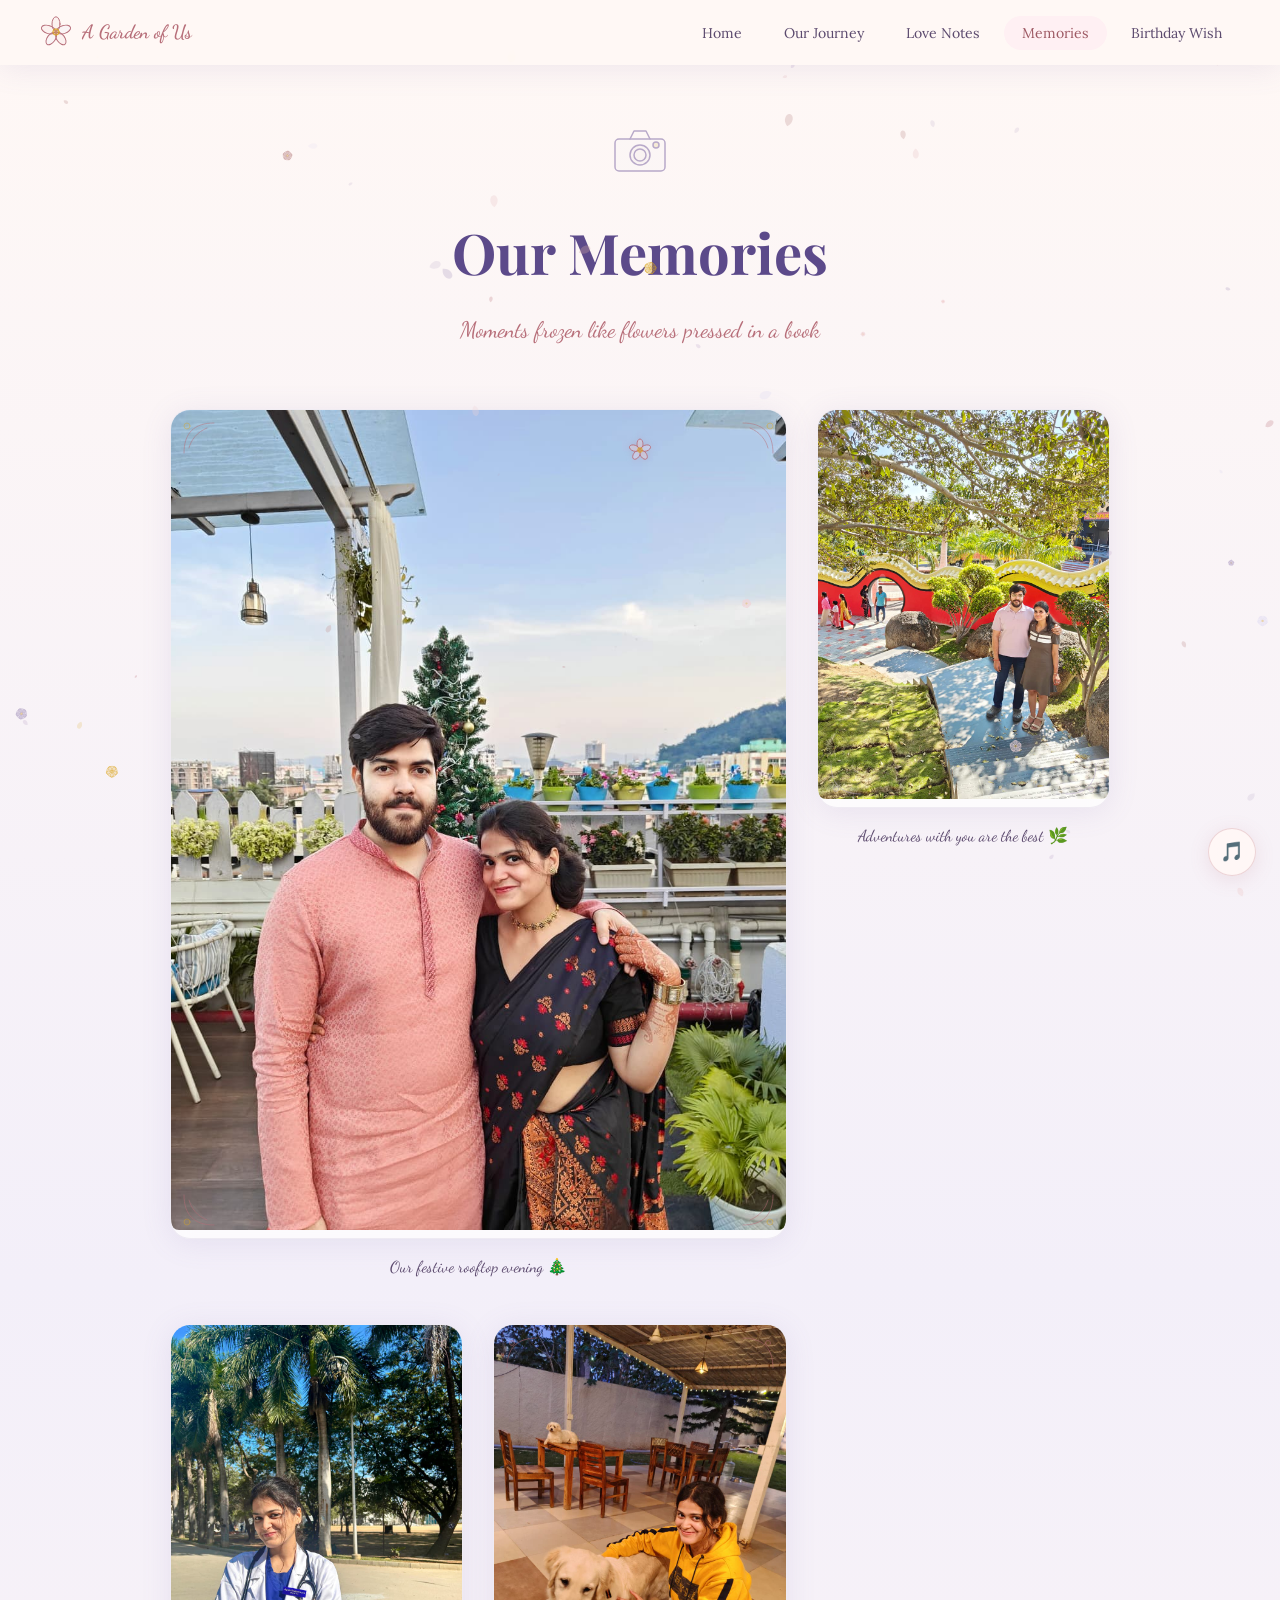
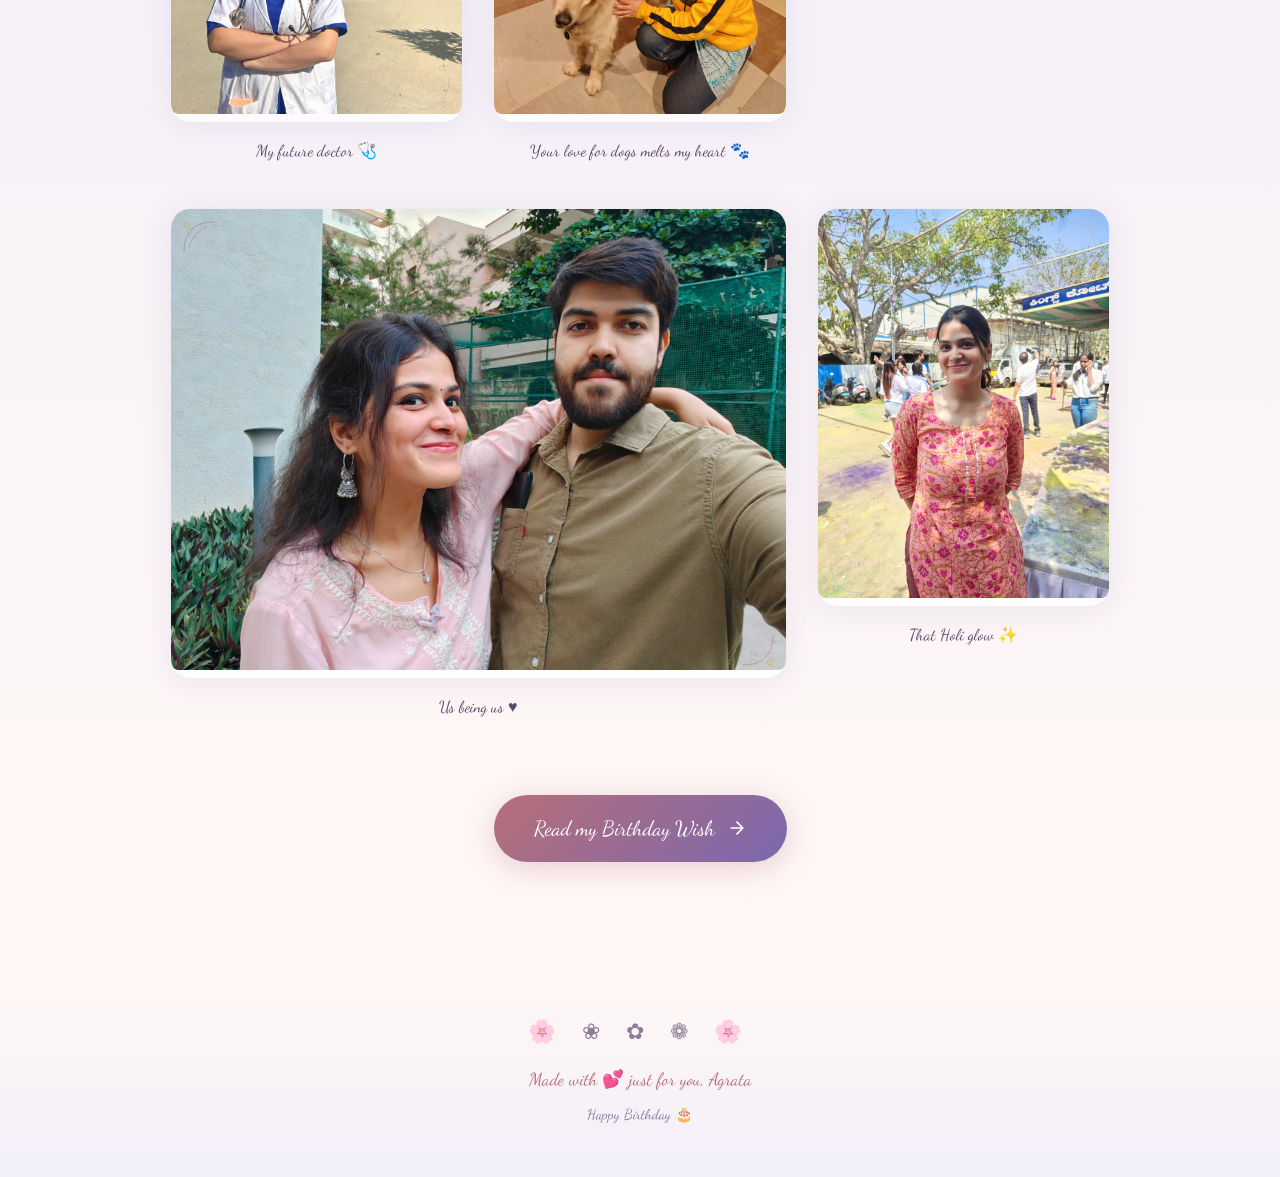
<file: memories.html>
<!DOCTYPE html>
<html lang="en">

<head>
    <meta charset="UTF-8">
    <meta name="viewport" content="width=device-width, initial-scale=1.0">
    <title>Our Memories — A Garden of Us 📸</title>
    <meta name="description" content="Moments frozen like flowers pressed in a book.">
    <link rel="preconnect" href="https://fonts.googleapis.com">
    <link rel="preconnect" href="https://fonts.gstatic.com" crossorigin>
    <link
        href="https://fonts.googleapis.com/css2?family=Playfair+Display:ital,wght@0,400;0,600;0,700;1,400;1,600&family=Lora:ital,wght@0,400;0,500;1,400&family=Dancing+Script:wght@400;600;700&display=swap"
        rel="stylesheet">
    <link rel="stylesheet" href="styles.css">
</head>

<body>
    <div class="page-transition" id="page-transition">
        <div class="petal-curtain"></div>
    </div>
    <canvas id="petals-canvas"></canvas>
    <canvas id="stars-canvas"></canvas>
    <button id="music-toggle" class="music-toggle" aria-label="Toggle ambient music">
        <span class="music-icon">🎵</span>
    </button>

    <nav class="navbar">
        <a href="index.html" class="nav-logo" data-nav>
            <svg class="nav-logo-flower" viewBox="0 0 40 40">
                <g stroke="#B76E79" fill="none" stroke-width="1.2" stroke-linecap="round">
                    <ellipse cx="20" cy="10" rx="5" ry="9" transform="rotate(0,20,20)" fill="rgba(240,212,216,0.2)" />
                    <ellipse cx="20" cy="10" rx="5" ry="9" transform="rotate(72,20,20)" fill="rgba(230,224,243,0.2)" />
                    <ellipse cx="20" cy="10" rx="5" ry="9" transform="rotate(144,20,20)" fill="rgba(240,212,216,0.2)" />
                    <ellipse cx="20" cy="10" rx="5" ry="9" transform="rotate(216,20,20)" fill="rgba(230,224,243,0.2)" />
                    <ellipse cx="20" cy="10" rx="5" ry="9" transform="rotate(288,20,20)" fill="rgba(240,212,216,0.2)" />
                    <circle cx="20" cy="20" r="4" fill="rgba(218,165,32,0.3)" stroke="#DAA520" />
                </g>
            </svg>
            <span class="nav-logo-text">A Garden of Us</span>
        </a>
        <button id="nav-toggle" class="nav-toggle"
            aria-label="Toggle navigation"><span></span><span></span><span></span></button>
        <ul id="nav-links" class="nav-links">
            <li><a href="index.html" class="nav-link" data-nav>Home</a></li>
            <li><a href="journey.html" class="nav-link" data-nav>Our Journey</a></li>
            <li><a href="love-notes.html" class="nav-link" data-nav>Love Notes</a></li>
            <li><a href="memories.html" class="nav-link active" data-nav>Memories</a></li>
            <li><a href="wish.html" class="nav-link" data-nav>Birthday Wish</a></li>
        </ul>
    </nav>

    <main class="memories-page page-content">
        <div class="section-header">
            <div class="section-icon">
                <!-- Sketch camera -->
                <svg viewBox="0 0 60 50">
                    <g stroke="#B8A9C9" fill="none" stroke-width="1.5" stroke-linecap="round" stroke-linejoin="round">
                        <rect x="5" y="14" width="50" height="32" rx="4" fill="rgba(230,224,243,0.08)" />
                        <path d="M20,14 L24,6 L36,6 L40,14" />
                        <circle cx="30" cy="30" r="10" fill="rgba(240,212,216,0.1)" />
                        <circle cx="30" cy="30" r="6" />
                        <circle cx="46" cy="20" r="3" fill="rgba(218,165,32,0.15)" />
                    </g>
                </svg>
            </div>
            <h2 class="section-title">Our Memories</h2>
            <p class="section-subtitle">Moments frozen like flowers pressed in a book</p>
        </div>

        <div class="gallery">
            <!-- Photo 1 - Large -->
            <div class="gallery-item gi-large" data-animate>
                <div class="gallery-frame">
                    <img src="resources/fav pic of us.jpeg" alt="Our festive rooftop evening"
                        style="width:100%;height:100%;object-fit:cover;border-radius:8px;">
                    <!-- Sketch corner decorations -->
                    <svg class="frame-corner fc-tl" viewBox="0 0 40 40">
                        <g stroke="#B76E79" fill="none" stroke-width="1" stroke-linecap="round">
                            <path d="M5,35 C5,15 15,5 35,5" />
                            <path d="M10,30 C12,22 18,14 28,10" fill="rgba(240,212,216,0.1)" />
                            <circle cx="8" cy="8" r="3" fill="rgba(218,165,32,0.15)" stroke="#DAA520"
                                stroke-width="0.8" />
                        </g>
                    </svg>
                    <svg class="frame-corner fc-tr" viewBox="0 0 40 40">
                        <g stroke="#B76E79" fill="none" stroke-width="1" stroke-linecap="round">
                            <path d="M5,35 C5,15 15,5 35,5" />
                            <path d="M10,30 C12,22 18,14 28,10" fill="rgba(240,212,216,0.1)" />
                            <circle cx="8" cy="8" r="3" fill="rgba(218,165,32,0.15)" stroke="#DAA520"
                                stroke-width="0.8" />
                        </g>
                    </svg>
                    <svg class="frame-corner fc-bl" viewBox="0 0 40 40">
                        <g stroke="#B76E79" fill="none" stroke-width="1" stroke-linecap="round">
                            <path d="M5,35 C5,15 15,5 35,5" />
                            <path d="M10,30 C12,22 18,14 28,10" fill="rgba(240,212,216,0.1)" />
                            <circle cx="8" cy="8" r="3" fill="rgba(218,165,32,0.15)" stroke="#DAA520"
                                stroke-width="0.8" />
                        </g>
                    </svg>
                    <svg class="frame-corner fc-br" viewBox="0 0 40 40">
                        <g stroke="#B76E79" fill="none" stroke-width="1" stroke-linecap="round">
                            <path d="M5,35 C5,15 15,5 35,5" />
                            <path d="M10,30 C12,22 18,14 28,10" fill="rgba(240,212,216,0.1)" />
                            <circle cx="8" cy="8" r="3" fill="rgba(218,165,32,0.15)" stroke="#DAA520"
                                stroke-width="0.8" />
                        </g>
                    </svg>
                </div>
                <p class="gallery-caption">Our festive rooftop evening 🎄</p>
            </div>

            <!-- Photo 2 -->
            <div class="gallery-item" data-animate>
                <div class="gallery-frame">
                    <img src="resources/adv.jpeg" alt="Adventures with you are the best"
                        style="width:100%;height:100%;object-fit:cover;border-radius:8px;">
                    <svg class="frame-corner fc-tl" viewBox="0 0 40 40">
                        <g stroke="#B8A9C9" fill="none" stroke-width="1" stroke-linecap="round">
                            <path d="M5,35 C5,15 15,5 35,5" />
                            <path d="M10,28 C14,18 20,12 30,8" />
                            <circle cx="10" cy="10" r="2.5" fill="rgba(230,224,243,0.2)" />
                        </g>
                    </svg>
                    <svg class="frame-corner fc-tr" viewBox="0 0 40 40">
                        <g stroke="#B8A9C9" fill="none" stroke-width="1" stroke-linecap="round">
                            <path d="M5,35 C5,15 15,5 35,5" />
                            <circle cx="10" cy="10" r="2.5" fill="rgba(230,224,243,0.2)" />
                        </g>
                    </svg>
                    <svg class="frame-corner fc-bl" viewBox="0 0 40 40">
                        <g stroke="#B8A9C9" fill="none" stroke-width="1" stroke-linecap="round">
                            <path d="M5,35 C5,15 15,5 35,5" />
                            <circle cx="10" cy="10" r="2.5" fill="rgba(230,224,243,0.2)" />
                        </g>
                    </svg>
                    <svg class="frame-corner fc-br" viewBox="0 0 40 40">
                        <g stroke="#B8A9C9" fill="none" stroke-width="1" stroke-linecap="round">
                            <path d="M5,35 C5,15 15,5 35,5" />
                            <circle cx="10" cy="10" r="2.5" fill="rgba(230,224,243,0.2)" />
                        </g>
                    </svg>
                </div>
                <p class="gallery-caption">Adventures with you are the best 🌿</p>
            </div>

            <!-- Photo 3 -->
            <div class="gallery-item" data-animate>
                <div class="gallery-frame">
                    <img src="resources/you.jpeg" alt="My future doctor"
                        style="width:100%;height:100%;object-fit:cover;border-radius:8px;">
                    <svg class="frame-corner fc-tl" viewBox="0 0 40 40">
                        <g stroke="#C9A0A0" fill="none" stroke-width="1" stroke-linecap="round">
                            <path d="M5,35 C5,15 15,5 35,5" />
                            <circle cx="10" cy="10" r="2.5" fill="rgba(240,212,216,0.2)" />
                        </g>
                    </svg>
                    <svg class="frame-corner fc-tr" viewBox="0 0 40 40">
                        <g stroke="#C9A0A0" fill="none" stroke-width="1" stroke-linecap="round">
                            <path d="M5,35 C5,15 15,5 35,5" />
                            <circle cx="10" cy="10" r="2.5" fill="rgba(240,212,216,0.2)" />
                        </g>
                    </svg>
                    <svg class="frame-corner fc-bl" viewBox="0 0 40 40">
                        <g stroke="#C9A0A0" fill="none" stroke-width="1" stroke-linecap="round">
                            <path d="M5,35 C5,15 15,5 35,5" />
                            <circle cx="10" cy="10" r="2.5" fill="rgba(240,212,216,0.2)" />
                        </g>
                    </svg>
                    <svg class="frame-corner fc-br" viewBox="0 0 40 40">
                        <g stroke="#C9A0A0" fill="none" stroke-width="1" stroke-linecap="round">
                            <path d="M5,35 C5,15 15,5 35,5" />
                            <circle cx="10" cy="10" r="2.5" fill="rgba(240,212,216,0.2)" />
                        </g>
                    </svg>
                </div>
                <p class="gallery-caption">My future doctor 🩺</p>
            </div>

            <!-- Photo 4 -->
            <div class="gallery-item" data-animate>
                <div class="gallery-frame">
                    <img src="resources/you and dog.jpeg" alt="Your love for dogs melts my heart"
                        style="width:100%;height:100%;object-fit:cover;border-radius:8px;">
                    <svg class="frame-corner fc-tl" viewBox="0 0 40 40">
                        <g stroke="#B76E79" fill="none" stroke-width="1" stroke-linecap="round">
                            <path d="M5,35 C5,15 15,5 35,5" />
                            <circle cx="10" cy="10" r="2.5" fill="rgba(218,165,32,0.15)" />
                        </g>
                    </svg>
                    <svg class="frame-corner fc-tr" viewBox="0 0 40 40">
                        <g stroke="#B76E79" fill="none" stroke-width="1" stroke-linecap="round">
                            <path d="M5,35 C5,15 15,5 35,5" />
                            <circle cx="10" cy="10" r="2.5" fill="rgba(218,165,32,0.15)" />
                        </g>
                    </svg>
                    <svg class="frame-corner fc-bl" viewBox="0 0 40 40">
                        <g stroke="#B76E79" fill="none" stroke-width="1" stroke-linecap="round">
                            <path d="M5,35 C5,15 15,5 35,5" />
                            <circle cx="10" cy="10" r="2.5" fill="rgba(218,165,32,0.15)" />
                        </g>
                    </svg>
                    <svg class="frame-corner fc-br" viewBox="0 0 40 40">
                        <g stroke="#B76E79" fill="none" stroke-width="1" stroke-linecap="round">
                            <path d="M5,35 C5,15 15,5 35,5" />
                            <circle cx="10" cy="10" r="2.5" fill="rgba(218,165,32,0.15)" />
                        </g>
                    </svg>
                </div>
                <p class="gallery-caption">Your love for dogs melts my heart 🐾</p>
            </div>

            <!-- Photo 5 - Large -->
            <div class="gallery-item gi-large" data-animate>
                <div class="gallery-frame">
                    <img src="resources/us.jpeg" alt="Us being us"
                        style="width:100%;height:100%;object-fit:cover;border-radius:8px;">
                    <svg class="frame-corner fc-tl" viewBox="0 0 40 40">
                        <g stroke="#B76E79" fill="none" stroke-width="1" stroke-linecap="round">
                            <path d="M5,35 C5,15 15,5 35,5" />
                            <path d="M10,30 C12,22 18,14 28,10" fill="rgba(240,212,216,0.1)" />
                            <circle cx="8" cy="8" r="3" fill="rgba(218,165,32,0.15)" stroke="#DAA520"
                                stroke-width="0.8" />
                        </g>
                    </svg>
                    <svg class="frame-corner fc-tr" viewBox="0 0 40 40">
                        <g stroke="#B76E79" fill="none" stroke-width="1" stroke-linecap="round">
                            <path d="M5,35 C5,15 15,5 35,5" />
                            <circle cx="8" cy="8" r="3" fill="rgba(218,165,32,0.15)" stroke="#DAA520"
                                stroke-width="0.8" />
                        </g>
                    </svg>
                    <svg class="frame-corner fc-bl" viewBox="0 0 40 40">
                        <g stroke="#B76E79" fill="none" stroke-width="1" stroke-linecap="round">
                            <path d="M5,35 C5,15 15,5 35,5" />
                            <circle cx="8" cy="8" r="3" fill="rgba(218,165,32,0.15)" stroke="#DAA520"
                                stroke-width="0.8" />
                        </g>
                    </svg>
                    <svg class="frame-corner fc-br" viewBox="0 0 40 40">
                        <g stroke="#B76E79" fill="none" stroke-width="1" stroke-linecap="round">
                            <path d="M5,35 C5,15 15,5 35,5" />
                            <circle cx="8" cy="8" r="3" fill="rgba(218,165,32,0.15)" stroke="#DAA520"
                                stroke-width="0.8" />
                        </g>
                    </svg>
                </div>
                <p class="gallery-caption">Us being us ♥</p>
            </div>

            <!-- Photo 6 -->
            <div class="gallery-item" data-animate>
                <div class="gallery-frame">
                    <img src="resources/my pic of you.jpeg" alt="That Holi glow"
                        style="width:100%;height:100%;object-fit:cover;border-radius:8px;">
                    <svg class="frame-corner fc-tl" viewBox="0 0 40 40">
                        <g stroke="#B8A9C9" fill="none" stroke-width="1" stroke-linecap="round">
                            <path d="M5,35 C5,15 15,5 35,5" />
                            <circle cx="10" cy="10" r="2.5" fill="rgba(230,224,243,0.2)" />
                        </g>
                    </svg>
                    <svg class="frame-corner fc-tr" viewBox="0 0 40 40">
                        <g stroke="#B8A9C9" fill="none" stroke-width="1" stroke-linecap="round">
                            <path d="M5,35 C5,15 15,5 35,5" />
                            <circle cx="10" cy="10" r="2.5" fill="rgba(230,224,243,0.2)" />
                        </g>
                    </svg>
                    <svg class="frame-corner fc-bl" viewBox="0 0 40 40">
                        <g stroke="#B8A9C9" fill="none" stroke-width="1" stroke-linecap="round">
                            <path d="M5,35 C5,15 15,5 35,5" />
                            <circle cx="10" cy="10" r="2.5" fill="rgba(230,224,243,0.2)" />
                        </g>
                    </svg>
                    <svg class="frame-corner fc-br" viewBox="0 0 40 40">
                        <g stroke="#B8A9C9" fill="none" stroke-width="1" stroke-linecap="round">
                            <path d="M5,35 C5,15 15,5 35,5" />
                            <circle cx="10" cy="10" r="2.5" fill="rgba(230,224,243,0.2)" />
                        </g>
                    </svg>
                </div>
                <p class="gallery-caption">That Holi glow ✨</p>
            </div>
        </div>

        <div style="text-align:center; margin-top:60px; padding:0 20px;">
            <a href="wish.html" class="hero-enter-btn" data-nav style="animation:none; opacity:1;">
                Read my Birthday Wish
                <svg viewBox="0 0 24 24" fill="none" stroke="currentColor" stroke-width="2" stroke-linecap="round"
                    stroke-linejoin="round">
                    <path d="M5 12h14M12 5l7 7-7 7" />
                </svg>
            </a>
        </div>
    </main>

    <footer class="footer">
        <div class="footer-flowers">🌸 ❀ ✿ ❁ 🌸</div>
        <p>Made with 💕 just for you, Agrata</p>
        <p class="footer-small">Happy Birthday 🎂</p>
    </footer>

    <script src="script.js"></script>
</body>

</html>
</file>
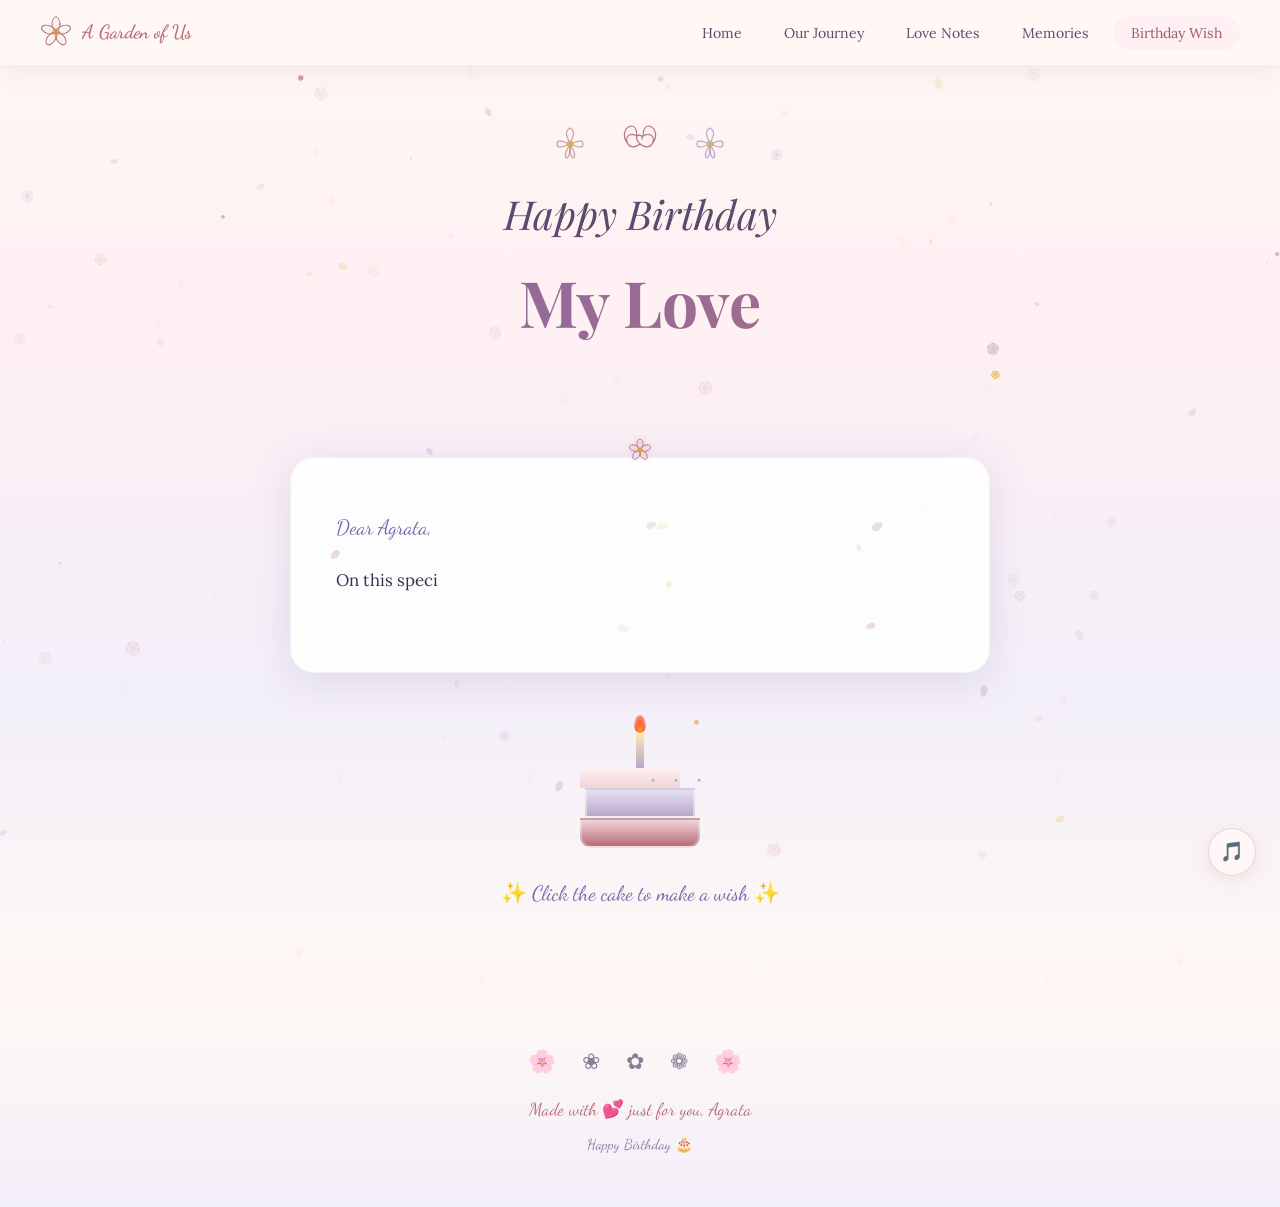
<file: wish.html>
<!DOCTYPE html>
<html lang="en">

<head>
    <meta charset="UTF-8">
    <meta name="viewport" content="width=device-width, initial-scale=1.0">
    <title>Birthday Wish — A Garden of Us 🎂</title>
    <meta name="description" content="A heartfelt birthday wish, just for you Agrata.">
    <link rel="preconnect" href="https://fonts.googleapis.com">
    <link rel="preconnect" href="https://fonts.gstatic.com" crossorigin>
    <link
        href="https://fonts.googleapis.com/css2?family=Playfair+Display:ital,wght@0,400;0,600;0,700;1,400;1,600&family=Lora:ital,wght@0,400;0,500;1,400&family=Dancing+Script:wght@400;600;700&display=swap"
        rel="stylesheet">
    <link rel="stylesheet" href="styles.css">
</head>

<body>
    <div class="page-transition" id="page-transition">
        <div class="petal-curtain"></div>
    </div>
    <canvas id="petals-canvas"></canvas>
    <canvas id="stars-canvas"></canvas>
    <button id="music-toggle" class="music-toggle" aria-label="Toggle ambient music">
        <span class="music-icon">🎵</span>
    </button>

    <nav class="navbar">
        <a href="index.html" class="nav-logo" data-nav>
            <svg class="nav-logo-flower" viewBox="0 0 40 40">
                <g stroke="#B76E79" fill="none" stroke-width="1.2" stroke-linecap="round">
                    <ellipse cx="20" cy="10" rx="5" ry="9" transform="rotate(0,20,20)" fill="rgba(240,212,216,0.2)" />
                    <ellipse cx="20" cy="10" rx="5" ry="9" transform="rotate(72,20,20)" fill="rgba(230,224,243,0.2)" />
                    <ellipse cx="20" cy="10" rx="5" ry="9" transform="rotate(144,20,20)" fill="rgba(240,212,216,0.2)" />
                    <ellipse cx="20" cy="10" rx="5" ry="9" transform="rotate(216,20,20)" fill="rgba(230,224,243,0.2)" />
                    <ellipse cx="20" cy="10" rx="5" ry="9" transform="rotate(288,20,20)" fill="rgba(240,212,216,0.2)" />
                    <circle cx="20" cy="20" r="4" fill="rgba(218,165,32,0.3)" stroke="#DAA520" />
                </g>
            </svg>
            <span class="nav-logo-text">A Garden of Us</span>
        </a>
        <button id="nav-toggle" class="nav-toggle"
            aria-label="Toggle navigation"><span></span><span></span><span></span></button>
        <ul id="nav-links" class="nav-links">
            <li><a href="index.html" class="nav-link" data-nav>Home</a></li>
            <li><a href="journey.html" class="nav-link" data-nav>Our Journey</a></li>
            <li><a href="love-notes.html" class="nav-link" data-nav>Love Notes</a></li>
            <li><a href="memories.html" class="nav-link" data-nav>Memories</a></li>
            <li><a href="wish.html" class="nav-link active" data-nav>Birthday Wish</a></li>
        </ul>
    </nav>

    <main class="wish-page page-content">
        <canvas id="cherry-canvas"></canvas>

        <div class="wish-content">
            <div class="section-header">
                <!-- Sketch flowers row -->
                <div class="wish-flowers-row">
                    <!-- Sketch cherry blossom -->
                    <svg viewBox="0 0 50 50">
                        <g stroke="#C9A0A0" fill="none" stroke-width="1.2" stroke-linecap="round">
                            <path d="M25,24 C23,18 18,12 25,8 C32,12 27,18 25,24" fill="rgba(240,212,216,0.12)" />
                            <path d="M25,24 C19,22 12,18 12,24 C12,30 19,26 25,24" fill="rgba(240,212,216,0.12)" />
                            <path d="M25,24 C31,22 38,18 38,24 C38,30 31,26 25,24" fill="rgba(230,224,243,0.12)" />
                            <path d="M25,24 C22,30 18,36 22,38 C26,36 24,30 25,24" fill="rgba(240,212,216,0.12)" />
                            <path d="M25,24 C28,30 32,36 28,38 C24,36 26,30 25,24" fill="rgba(230,224,243,0.12)" />
                            <circle cx="25" cy="24" r="3" fill="rgba(218,165,32,0.2)" stroke="#DAA520"
                                stroke-width="0.8" />
                        </g>
                    </svg>
                    <!-- Sketch rose small -->
                    <svg viewBox="0 0 50 50">
                        <g stroke="#B76E79" fill="none" stroke-width="1.2" stroke-linecap="round">
                            <path d="M25,24 C23,21 20,19 22,16 C25,14 28,16 27,19" />
                            <path d="M25,24 C20,28 14,28 12,22 C10,16 16,12 22,16" fill="rgba(240,212,216,0.12)" />
                            <path d="M25,24 C30,28 36,28 38,22 C40,16 34,12 28,16" fill="rgba(240,212,216,0.12)" />
                            <path d="M12,22 C8,18 8,8 16,6 C22,6 22,14 22,16" fill="rgba(230,224,243,0.1)" />
                            <path d="M38,22 C42,18 42,8 34,6 C28,6 28,14 28,16" fill="rgba(230,224,243,0.1)" />
                        </g>
                    </svg>
                    <!-- Sketch cherry blossom -->
                    <svg viewBox="0 0 50 50">
                        <g stroke="#B8A9C9" fill="none" stroke-width="1.2" stroke-linecap="round">
                            <path d="M25,24 C23,18 18,12 25,8 C32,12 27,18 25,24" fill="rgba(230,224,243,0.12)" />
                            <path d="M25,24 C19,22 12,18 12,24 C12,30 19,26 25,24" fill="rgba(230,224,243,0.12)" />
                            <path d="M25,24 C31,22 38,18 38,24 C38,30 31,26 25,24" fill="rgba(240,212,216,0.12)" />
                            <path d="M25,24 C22,30 18,36 22,38 C26,36 24,30 25,24" fill="rgba(230,224,243,0.12)" />
                            <path d="M25,24 C28,30 32,36 28,38 C24,36 26,30 25,24" fill="rgba(240,212,216,0.12)" />
                            <circle cx="25" cy="24" r="3" fill="rgba(218,165,32,0.2)" stroke="#DAA520"
                                stroke-width="0.8" />
                        </g>
                    </svg>
                </div>

                <h2 class="wish-title">
                    <span class="wish-line1">Happy Birthday</span>
                    <span class="wish-line2">My Love</span>
                </h2>
            </div>

            <div class="wish-letter" data-animate>
                <p>Dear Agrata,</p>
                <p>On this special day, I want you to know that you are the most beautiful flower in my garden of life.
                    Every moment with you feels like spring — warm, colorful, and full of life.</p>
                <p>You make the ordinary extraordinary. Your laughter is my favorite melody, your eyes are my favorite
                    view, and your heart is my favorite home.</p>
                <p>Today, I celebrate you — not just for who you are, but for the incredible person you inspire me to
                    become. You deserve all the happiness in the world and more.</p>
                <p>May this year bring you everything your beautiful heart desires. I love you more than all the flowers
                    in every garden that has ever bloomed.</p>
                <p class="wish-signature">Forever yours ♥</p>
            </div>

            <div class="wish-cake" data-animate>
                <div class="cake" id="birthday-cake">
                    <div class="candle">
                        <div class="flame" id="flame"></div>
                    </div>
                    <div class="cake-top"></div>
                    <div class="cake-middle"></div>
                    <div class="cake-bottom"></div>
                </div>
                <p class="make-wish">✨ Click the cake to make a wish ✨</p>
            </div>
        </div>
    </main>

    <footer class="footer">
        <div class="footer-flowers">🌸 ❀ ✿ ❁ 🌸</div>
        <p>Made with 💕 just for you, Agrata</p>
        <p class="footer-small">Happy Birthday 🎂</p>
    </footer>

    <script src="script.js"></script>
</body>

</html>
</file>
<file: styles.css>
/* ========================================
   A GARDEN OF US — Multi-Page Birthday Website
   Theme: Botanical Romance with Sketch Flowers
   Color Palette: Lavender & Rose Gold
   ======================================== */

/* ===== CSS CUSTOM PROPERTIES ===== */
:root {
    --lavender: #B8A9C9;
    --lavender-light: #E6E0F3;
    --lavender-pale: #F3EFF9;
    --lavender-deep: #7B68AE;
    --lavender-dark: #5C4A8A;
    --rose-gold: #B76E79;
    --rose-gold-light: #F0D4D8;
    --rose-gold-pale: #FFF0F3;
    --rose-gold-metallic: #C9A0A0;
    --rose-gold-deep: #9E5A64;
    --cream: #FFF8F5;
    --cream-dark: #F5EDE8;
    --green-soft: #8FBC8F;
    --green-deep: #5A8A5A;
    --green-vine: #6B9E6B;
    --text-dark: #3D2E4F;
    --text-medium: #5C4A6E;
    --text-light: #8A7A9E;
    --white: #FFFFFF;
    --shadow-soft: 0 4px 30px rgba(123, 104, 174, 0.12);
    --shadow-medium: 0 8px 40px rgba(123, 104, 174, 0.18);
    --shadow-rose: 0 4px 30px rgba(183, 110, 121, 0.15);
    --font-display: 'Playfair Display', Georgia, serif;
    --font-body: 'Lora', Georgia, serif;
    --font-script: 'Dancing Script', cursive;
    --transition-smooth: all 0.4s cubic-bezier(0.25, 0.46, 0.45, 0.94);
}

/* ===== RESET & BASE ===== */
*,
*::before,
*::after {
    margin: 0;
    padding: 0;
    box-sizing: border-box;
}

html {
    scroll-behavior: smooth;
    font-size: 16px;
    overflow-x: hidden;
}

body {
    font-family: var(--font-body);
    color: var(--text-dark);
    background-color: var(--cream);
    overflow-x: hidden;
    line-height: 1.7;
}

::selection {
    background: var(--lavender-light);
    color: var(--lavender-dark);
}

/* ===== PAGE TRANSITION OVERLAY ===== */
.page-transition {
    position: fixed;
    inset: 0;
    z-index: 9999;
    pointer-events: none;
    display: flex;
    align-items: center;
    justify-content: center;
}

.page-transition .petal-curtain {
    position: absolute;
    inset: 0;
    background: linear-gradient(135deg, var(--lavender-pale), var(--rose-gold-pale));
    transform: scaleY(0);
    transform-origin: bottom;
    transition: transform 0.5s cubic-bezier(0.65, 0, 0.35, 1);
}

.page-transition.entering .petal-curtain {
    transform: scaleY(1);
    transform-origin: bottom;
}

.page-transition.leaving .petal-curtain {
    transform: scaleY(0);
    transform-origin: top;
}

/* Page entry animation */
.page-content {
    animation: pageEnter 0.8s ease-out forwards;
}

@keyframes pageEnter {
    from {
        opacity: 0;
        transform: translateY(30px);
    }

    to {
        opacity: 1;
        transform: translateY(0);
    }
}

/* ===== NAVIGATION ===== */
.navbar {
    position: fixed;
    top: 0;
    left: 0;
    right: 0;
    z-index: 1000;
    padding: 16px 40px;
    display: flex;
    align-items: center;
    justify-content: space-between;
    transition: var(--transition-smooth);
    background: rgba(255, 248, 245, 0.85);
    backdrop-filter: blur(20px);
    -webkit-backdrop-filter: blur(20px);
    box-shadow: var(--shadow-soft);
}

.nav-logo {
    display: flex;
    align-items: center;
    gap: 10px;
    text-decoration: none;
    transition: var(--transition-smooth);
}

.nav-logo:hover {
    transform: scale(1.05);
}

.nav-logo-flower {
    width: 32px;
    height: 32px;
    animation: spinSlow 10s linear infinite;
}

@keyframes spinSlow {
    from {
        transform: rotate(0deg);
    }

    to {
        transform: rotate(360deg);
    }
}

.nav-logo-text {
    font-family: var(--font-script);
    font-size: 1.2rem;
    color: var(--rose-gold);
    font-weight: 600;
}

.nav-toggle {
    display: none;
    flex-direction: column;
    gap: 5px;
    background: none;
    border: none;
    cursor: pointer;
    padding: 5px;
    z-index: 1001;
}

.nav-toggle span {
    display: block;
    width: 28px;
    height: 3px;
    background: var(--lavender-deep);
    border-radius: 3px;
    transition: var(--transition-smooth);
}

.nav-toggle.active span:nth-child(1) {
    transform: rotate(45deg) translate(6px, 6px);
}

.nav-toggle.active span:nth-child(2) {
    opacity: 0;
}

.nav-toggle.active span:nth-child(3) {
    transform: rotate(-45deg) translate(6px, -6px);
}

.nav-links {
    display: flex;
    list-style: none;
    gap: 6px;
}

.nav-link {
    text-decoration: none;
    font-family: var(--font-body);
    font-size: 0.88rem;
    color: var(--text-medium);
    padding: 8px 18px;
    border-radius: 25px;
    transition: var(--transition-smooth);
    position: relative;
}

.nav-link:hover,
.nav-link.active {
    color: var(--rose-gold-deep);
    background: var(--rose-gold-pale);
}

/* ===== FLOATING PETALS CANVAS ===== */
#petals-canvas {
    position: fixed;
    top: 0;
    left: 0;
    width: 100%;
    height: 100%;
    pointer-events: none;
    z-index: 2;
}

/* ===== SKETCH FLOWER STYLES ===== */
.sketch-flower {
    transition: transform 0.6s ease;
}

.sketch-flower:hover {
    transform: scale(1.08) rotate(5deg);
}

.sketch-line {
    fill: none;
    stroke-linecap: round;
    stroke-linejoin: round;
}

.sketch-fill-rose {
    fill: rgba(240, 212, 216, 0.25);
}

.sketch-fill-lavender {
    fill: rgba(230, 224, 243, 0.25);
}

.sketch-fill-gold {
    fill: rgba(218, 165, 32, 0.2);
}

.sketch-fill-green {
    fill: rgba(143, 188, 143, 0.15);
}

/* ===== COMMON SECTION STYLES ===== */
.section-header {
    text-align: center;
    padding-top: 120px;
    padding-bottom: 60px;
}

.section-icon {
    display: block;
    margin-bottom: 16px;
}

.section-icon svg {
    width: 60px;
    height: 60px;
    animation: float 3s ease-in-out infinite;
}

@keyframes float {

    0%,
    100% {
        transform: translateY(0);
    }

    50% {
        transform: translateY(-10px);
    }
}

.section-title {
    font-family: var(--font-display);
    font-size: clamp(2rem, 5vw, 3.5rem);
    color: var(--lavender-dark);
    margin-bottom: 12px;
    font-weight: 700;
}

.section-subtitle {
    font-family: var(--font-script);
    font-size: clamp(1rem, 3vw, 1.4rem);
    color: var(--rose-gold);
    font-weight: 400;
}

/* ===== SCROLL ANIMATIONS ===== */
[data-animate] {
    opacity: 0;
    transform: translateY(40px);
    transition: all 0.8s cubic-bezier(0.25, 0.46, 0.45, 0.94);
}

[data-animate].visible {
    opacity: 1;
    transform: translateY(0);
}

/* ===== FOOTER ===== */
.footer {
    text-align: center;
    padding: 50px 20px;
    background: linear-gradient(180deg, transparent, var(--lavender-pale));
    color: var(--text-medium);
    font-size: 0.95rem;
}

.footer-flowers {
    font-size: 1.4rem;
    letter-spacing: 10px;
    margin-bottom: 15px;
    opacity: 0.7;
}

.footer p {
    font-family: var(--font-script);
    font-size: 1.1rem;
    color: var(--rose-gold);
}

.footer-small {
    margin-top: 8px;
    font-size: 0.9rem !important;
    color: var(--text-light) !important;
}

/* ===== HERO PAGE ===== */
.hero-page {
    min-height: 100vh;
    display: flex;
    align-items: center;
    justify-content: center;
    background: linear-gradient(170deg, var(--lavender-pale) 0%, var(--cream) 40%, var(--rose-gold-pale) 100%);
    position: relative;
    overflow: hidden;
}

.hero-bg-sketches {
    position: absolute;
    inset: 0;
    overflow: hidden;
    pointer-events: none;
}

.hero-bg-sketches svg {
    position: absolute;
    opacity: 0.08;
    animation: floatRandom 8s ease-in-out infinite;
}

.hero-bg-sketches svg:nth-child(1) {
    top: 8%;
    left: 3%;
    width: 120px;
    animation-delay: 0s;
}

.hero-bg-sketches svg:nth-child(2) {
    top: 15%;
    right: 5%;
    width: 100px;
    animation-delay: 1.5s;
}

.hero-bg-sketches svg:nth-child(3) {
    top: 55%;
    left: 5%;
    width: 90px;
    animation-delay: 3s;
}

.hero-bg-sketches svg:nth-child(4) {
    top: 70%;
    right: 8%;
    width: 110px;
    animation-delay: 2s;
}

.hero-bg-sketches svg:nth-child(5) {
    top: 40%;
    left: 85%;
    width: 80px;
    animation-delay: 4s;
}

@keyframes floatRandom {

    0%,
    100% {
        transform: translate(0, 0) rotate(0deg);
    }

    25% {
        transform: translate(10px, -15px) rotate(5deg);
    }

    50% {
        transform: translate(-5px, -25px) rotate(-3deg);
    }

    75% {
        transform: translate(15px, -10px) rotate(8deg);
    }
}

.hero-content {
    text-align: center;
    z-index: 3;
    position: relative;
    padding: 0 20px;
}

.hero-flower-main {
    width: 240px;
    height: 280px;
    margin: 0 auto 30px;
    opacity: 0;
    animation: heroFlowerIn 1.5s cubic-bezier(0.34, 1.56, 0.64, 1) 0.3s forwards;
}

@keyframes heroFlowerIn {
    from {
        opacity: 0;
        transform: scale(0.3) rotate(-20deg);
    }

    to {
        opacity: 1;
        transform: scale(1) rotate(0deg);
    }
}

.hero-title {
    font-family: var(--font-display);
    line-height: 1.2;
    margin-bottom: 20px;
    opacity: 0;
    animation: slideUp 1s ease-out 1s forwards;
}

.title-line {
    display: block;
    font-size: clamp(1.8rem, 5vw, 3rem);
    color: var(--text-medium);
    font-weight: 400;
    font-style: italic;
}

.title-name {
    display: block;
    font-size: clamp(3rem, 8vw, 6rem);
    background: linear-gradient(135deg, var(--lavender-deep), var(--rose-gold), var(--lavender));
    -webkit-background-clip: text;
    -webkit-text-fill-color: transparent;
    background-clip: text;
    font-weight: 700;
    letter-spacing: 2px;
}

.hero-subtitle {
    font-family: var(--font-script);
    font-size: clamp(1.1rem, 3vw, 1.6rem);
    color: var(--rose-gold);
    opacity: 0;
    animation: slideUp 1s ease-out 1.3s forwards;
    margin-bottom: 40px;
}

@keyframes slideUp {
    from {
        opacity: 0;
        transform: translateY(30px);
    }

    to {
        opacity: 1;
        transform: translateY(0);
    }
}

.hero-enter-btn {
    display: inline-flex;
    align-items: center;
    gap: 12px;
    padding: 16px 40px;
    background: linear-gradient(135deg, var(--rose-gold), var(--lavender-deep));
    color: white;
    text-decoration: none;
    font-family: var(--font-script);
    font-size: 1.3rem;
    border-radius: 50px;
    border: none;
    cursor: pointer;
    opacity: 0;
    animation: slideUp 1s ease-out 1.6s forwards;
    transition: all 0.4s ease;
    box-shadow: 0 6px 30px rgba(183, 110, 121, 0.3);
}

.hero-enter-btn:hover {
    transform: translateY(-3px) scale(1.03);
    box-shadow: 0 10px 40px rgba(183, 110, 121, 0.4);
}

.hero-enter-btn svg {
    width: 20px;
    height: 20px;
    transition: transform 0.3s ease;
}

.hero-enter-btn:hover svg {
    transform: translateX(5px);
}

/* Scroll hint */
.scroll-hint {
    margin-top: 40px;
    opacity: 0;
    animation: slideUp 1s ease-out 1.8s forwards;
    color: var(--text-light);
    font-size: 0.85rem;
    letter-spacing: 1px;
}

.scroll-arrow {
    margin-top: 8px;
    animation: bounceDown 2s ease-in-out infinite;
}

.scroll-arrow svg {
    color: var(--lavender);
}

@keyframes bounceDown {

    0%,
    100% {
        transform: translateY(0);
    }

    50% {
        transform: translateY(10px);
    }
}

/* ===== JOURNEY PAGE ===== */
.journey-page {
    min-height: 100vh;
    background: linear-gradient(180deg, var(--cream) 0%, var(--lavender-pale) 50%, var(--cream) 100%);
    padding-bottom: 100px;
}

.timeline {
    position: relative;
    max-width: 900px;
    margin: 0 auto;
    padding: 0 20px;
}

.vine-line {
    position: absolute;
    left: 50%;
    top: 0;
    bottom: 0;
    width: 3px;
    background: linear-gradient(to bottom,
            transparent,
            var(--green-soft) 5%,
            var(--green-vine) 50%,
            var(--green-soft) 95%,
            transparent);
    transform: translateX(-50%);
    border-radius: 2px;
}

.timeline-item {
    position: relative;
    width: 45%;
    padding: 20px 0;
    opacity: 0;
    transform: translateY(40px);
    transition: all 0.8s cubic-bezier(0.25, 0.46, 0.45, 0.94);
}

.timeline-item.visible {
    opacity: 1;
    transform: translateY(0);
}

.timeline-item.left {
    margin-right: auto;
    text-align: right;
    padding-right: 50px;
}

.timeline-item.right {
    margin-left: auto;
    text-align: left;
    padding-left: 50px;
}

.timeline-flower {
    position: absolute;
    top: 20px;
    z-index: 5;
    transition: transform 0.5s ease;
}

.timeline-flower svg {
    width: 50px;
    height: 50px;
}

.timeline-item.left .timeline-flower {
    right: -28px;
}

.timeline-item.right .timeline-flower {
    left: -28px;
}

.timeline-item:hover .timeline-flower {
    transform: scale(1.2) rotate(10deg);
}

.timeline-card {
    background: rgba(255, 255, 255, 0.8);
    backdrop-filter: blur(10px);
    border-radius: 20px;
    padding: 30px;
    box-shadow: var(--shadow-soft);
    border: 1px solid rgba(184, 169, 201, 0.2);
    transition: var(--transition-smooth);
    cursor: pointer;
}

.timeline-card:hover {
    transform: translateY(-5px);
    box-shadow: var(--shadow-medium);
    border-color: var(--rose-gold-light);
}

.timeline-date {
    font-family: var(--font-script);
    font-size: 1rem;
    color: var(--rose-gold);
    display: block;
    margin-bottom: 8px;
}

.timeline-card h3 {
    font-family: var(--font-display);
    font-size: 1.3rem;
    color: var(--lavender-dark);
    margin-bottom: 10px;
}

.timeline-card p {
    font-size: 0.95rem;
    color: var(--text-medium);
    line-height: 1.7;
}

/* ===== LOVE NOTES PAGE ===== */
.love-notes-page {
    min-height: 100vh;
    background: linear-gradient(180deg, var(--cream) 0%, var(--rose-gold-pale) 50%, var(--cream) 100%);
    padding-bottom: 100px;
}

.notes-garden {
    display: grid;
    grid-template-columns: repeat(3, 1fr);
    gap: 40px;
    max-width: 1000px;
    margin: 0 auto;
    padding: 0 30px;
}

.love-note {
    perspective: 800px;
    height: 320px;
    cursor: pointer;
    opacity: 0;
    transform: translateY(30px) scale(0.9);
    transition: all 0.8s cubic-bezier(0.25, 0.46, 0.45, 0.94);
}

.love-note.visible {
    opacity: 1;
    transform: translateY(0) scale(1);
}

.love-note:nth-child(2) {
    transition-delay: 0.1s;
}

.love-note:nth-child(3) {
    transition-delay: 0.2s;
}

.love-note:nth-child(4) {
    transition-delay: 0.3s;
}

.love-note:nth-child(5) {
    transition-delay: 0.4s;
}

.love-note:nth-child(6) {
    transition-delay: 0.5s;
}

.note-card {
    position: relative;
    width: 100%;
    height: 100%;
    transition: transform 0.8s cubic-bezier(0.4, 0, 0.2, 1);
    transform-style: preserve-3d;
}

.love-note.flipped .note-card {
    transform: rotateY(180deg);
}

.note-front,
.note-back {
    position: absolute;
    inset: 0;
    backface-visibility: hidden;
    border-radius: 20px;
    display: flex;
    flex-direction: column;
    align-items: center;
    justify-content: center;
    padding: 24px;
}

.note-front {
    background: rgba(255, 255, 255, 0.75);
    backdrop-filter: blur(10px);
    border: 1px solid rgba(184, 169, 201, 0.2);
    box-shadow: var(--shadow-soft);
}

.note-front svg {
    width: 100px;
    height: 100px;
    margin-bottom: 15px;
}

.note-front-label {
    font-family: var(--font-script);
    font-size: 1.1rem;
    color: var(--rose-gold);
}

.note-front-hint {
    font-size: 0.8rem;
    color: var(--text-light);
    margin-top: 8px;
    font-style: italic;
}

.note-back {
    background: linear-gradient(135deg, var(--rose-gold-pale), var(--lavender-pale));
    border: 2px solid var(--rose-gold-light);
    box-shadow: var(--shadow-rose);
    transform: rotateY(180deg);
}

.note-back p {
    font-family: var(--font-script);
    font-size: 1.2rem;
    color: var(--text-dark);
    line-height: 1.8;
    text-align: center;
}

.note-back .note-close-hint {
    font-size: 0.75rem;
    color: var(--text-light);
    margin-top: 15px;
    font-style: italic;
}

/* ===== MEMORIES PAGE ===== */
.memories-page {
    min-height: 100vh;
    background: linear-gradient(180deg, var(--cream) 0%, var(--lavender-pale) 50%, var(--cream) 100%);
    padding-bottom: 100px;
}

.gallery {
    display: grid;
    grid-template-columns: repeat(3, 1fr);
    gap: 30px;
    max-width: 1000px;
    margin: 0 auto;
    padding: 0 30px;
}

.gallery-item {
    opacity: 0;
    transform: translateY(30px);
    transition: all 0.8s ease;
    cursor: pointer;
}

.gallery-item.visible {
    opacity: 1;
    transform: translateY(0);
}

.gallery-item:nth-child(2) {
    transition-delay: 0.1s;
}

.gallery-item:nth-child(3) {
    transition-delay: 0.2s;
}

.gallery-item:nth-child(4) {
    transition-delay: 0.3s;
}

.gallery-item:nth-child(5) {
    transition-delay: 0.4s;
}

.gallery-item:nth-child(6) {
    transition-delay: 0.5s;
}

.gallery-item.gi-large {
    grid-column: span 2;
}

.gallery-frame {
    position: relative;
    border-radius: 20px;
    overflow: hidden;
    background: rgba(255, 255, 255, 0.7);
    backdrop-filter: blur(10px);
    border: 1px solid rgba(184, 169, 201, 0.2);
    box-shadow: var(--shadow-soft);
    transition: var(--transition-smooth);
}

.gallery-frame:hover {
    transform: translateY(-5px);
    box-shadow: var(--shadow-medium);
    border-color: var(--rose-gold-light);
}

.photo-placeholder {
    aspect-ratio: 4/3;
    display: flex;
    flex-direction: column;
    align-items: center;
    justify-content: center;
    background: linear-gradient(135deg, var(--lavender-pale), var(--rose-gold-pale));
    gap: 10px;
}

.placeholder-icon {
    font-size: 2.5rem;
    opacity: 0.5;
}

.placeholder-text {
    font-family: var(--font-script);
    color: var(--text-light);
    font-size: 1rem;
}

.frame-corner {
    position: absolute;
    width: 40px;
    height: 40px;
    opacity: 0.5;
    transition: opacity 0.3s ease;
}

.gallery-frame:hover .frame-corner {
    opacity: 0.8;
}

.fc-tl {
    top: 8px;
    left: 8px;
}

.fc-tr {
    top: 8px;
    right: 8px;
    transform: scaleX(-1);
}

.fc-bl {
    bottom: 8px;
    left: 8px;
    transform: scaleY(-1);
}

.fc-br {
    bottom: 8px;
    right: 8px;
    transform: scale(-1);
}

.gallery-caption {
    font-family: var(--font-script);
    font-size: 1rem;
    color: var(--text-medium);
    text-align: center;
    padding: 14px 10px;
}

/* ===== WISH PAGE ===== */
.wish-page {
    min-height: 100vh;
    background: linear-gradient(180deg, var(--cream) 0%, var(--rose-gold-pale) 30%, var(--lavender-pale) 70%, var(--cream) 100%);
    padding-bottom: 80px;
    position: relative;
    overflow: hidden;
}

#cherry-canvas {
    position: absolute;
    inset: 0;
    width: 100%;
    height: 100%;
    pointer-events: none;
    z-index: 1;
}

.wish-content {
    position: relative;
    z-index: 3;
}

.wish-flowers-row {
    display: flex;
    justify-content: center;
    gap: 20px;
    margin-bottom: 10px;
    opacity: 0;
    animation: slideUp 1s ease-out 0.5s forwards;
}

.wish-flowers-row svg {
    width: 50px;
    height: 50px;
    animation: float 4s ease-in-out infinite;
}

.wish-flowers-row svg:nth-child(2) {
    animation-delay: 0.5s;
}

.wish-flowers-row svg:nth-child(3) {
    animation-delay: 1s;
}

.wish-title {
    text-align: center;
    font-family: var(--font-display);
    margin-bottom: 40px;
    opacity: 0;
    animation: slideUp 1s ease-out 0.8s forwards;
}

.wish-line1 {
    display: block;
    font-size: clamp(1.5rem, 4vw, 2.5rem);
    color: var(--text-medium);
    font-weight: 400;
    font-style: italic;
}

.wish-line2 {
    display: block;
    font-size: clamp(2.5rem, 6vw, 4rem);
    background: linear-gradient(135deg, var(--lavender-deep), var(--rose-gold));
    -webkit-background-clip: text;
    -webkit-text-fill-color: transparent;
    background-clip: text;
    font-weight: 700;
}

.wish-letter {
    max-width: 700px;
    margin: 0 auto 60px;
    background: rgba(255, 255, 255, 0.85);
    backdrop-filter: blur(15px);
    border-radius: 24px;
    padding: 50px 45px;
    box-shadow: var(--shadow-medium);
    border: 1px solid rgba(184, 169, 201, 0.15);
    opacity: 0;
    animation: slideUp 1s ease-out 1.1s forwards;
}

.wish-letter p {
    font-size: 1.05rem;
    line-height: 1.9;
    margin-bottom: 18px;
    color: var(--text-dark);
}

.wish-letter p:first-child {
    font-family: var(--font-script);
    font-size: 1.3rem;
    color: var(--lavender-deep);
}

.wish-signature {
    font-family: var(--font-script);
    font-size: 1.3rem;
    text-align: right;
    color: var(--rose-gold);
    margin-top: 25px;
    margin-bottom: 0 !important;
}

/* Cake */
.wish-cake {
    text-align: center;
    opacity: 0;
    animation: slideUp 1s ease-out 1.4s forwards;
}

.cake {
    display: inline-block;
    position: relative;
    cursor: pointer;
    transition: transform 0.3s ease;
}

.cake:hover {
    transform: scale(1.08);
}

.candle {
    width: 8px;
    height: 35px;
    background: linear-gradient(to bottom, #FFE4B5, var(--lavender));
    margin: 0 auto 0;
    border-radius: 4px 4px 0 0;
    position: relative;
}

.flame {
    position: absolute;
    top: -18px;
    left: 50%;
    transform: translateX(-50%);
    width: 12px;
    height: 18px;
    background: radial-gradient(ellipse at bottom, #FFA500, #FF6347, transparent);
    border-radius: 50% 50% 50% 50% / 60% 60% 40% 40%;
    animation: flicker 0.4s ease-in-out infinite alternate;
    transition: opacity 0.5s ease;
}

.flame.out {
    opacity: 0;
}

@keyframes flicker {
    0% {
        transform: translateX(-50%) scale(1) rotate(-2deg);
    }

    100% {
        transform: translateX(-50%) scale(1.1) rotate(2deg);
    }
}

.cake-top {
    width: 100px;
    height: 20px;
    background: linear-gradient(to bottom, var(--rose-gold-pale), var(--rose-gold-light));
    border-radius: 8px 8px 0 0;
    position: relative;
}

.cake-top::after {
    content: '• • •';
    position: absolute;
    top: 4px;
    width: 100%;
    text-align: center;
    font-size: 10px;
    color: var(--lavender);
    letter-spacing: 8px;
}

.cake-middle {
    width: 110px;
    height: 30px;
    background: linear-gradient(to bottom, var(--lavender-light), var(--lavender));
    margin: 0 auto;
    border: 2px solid rgba(255, 255, 255, 0.4);
}

.cake-bottom {
    width: 120px;
    height: 30px;
    background: linear-gradient(to bottom, var(--rose-gold-light), var(--rose-gold));
    margin: 0 auto;
    border-radius: 0 0 12px 12px;
    border: 2px solid rgba(255, 255, 255, 0.3);
}

.make-wish {
    font-family: var(--font-script);
    font-size: 1.3rem;
    color: var(--lavender-deep);
    margin-top: 20px;
}

/* Confetti */
.confetti-piece {
    position: fixed;
    width: 10px;
    height: 10px;
    border-radius: 2px;
    z-index: 9000;
    animation: confettiFall 3s ease-out forwards;
    pointer-events: none;
}

@keyframes confettiFall {
    0% {
        transform: translateY(0) rotate(0deg);
        opacity: 1;
    }

    100% {
        transform: translateY(100vh) rotate(720deg);
        opacity: 0;
    }
}

/* ===== SPARKLE ON CLICK ===== */
.sparkle {
    position: fixed;
    pointer-events: none;
    width: 10px;
    height: 10px;
    border-radius: 50%;
    animation: sparkleAnim 0.8s ease-out forwards;
    z-index: 9999;
}

@keyframes sparkleAnim {
    0% {
        transform: scale(0);
        opacity: 1;
    }

    50% {
        transform: scale(1);
        opacity: 0.8;
    }

    100% {
        transform: scale(0);
        opacity: 0;
    }
}

/* ===== MOUSE FLOWER TRAIL ===== */
.trail-petal {
    position: fixed;
    pointer-events: none;
    z-index: 9998;
    animation: trailFade 1.2s ease-out forwards;
    transform-origin: center;
}

.trail-petal svg {
    width: 100%;
    height: 100%;
}

@keyframes trailFade {
    0% {
        opacity: 0.8;
        transform: scale(0.3) rotate(0deg);
    }

    40% {
        opacity: 0.6;
        transform: scale(1) rotate(90deg);
    }

    100% {
        opacity: 0;
        transform: scale(0.5) rotate(200deg) translateY(20px);
    }
}

/* ===== CLICK-TO-PLANT FLOWERS ===== */
.planted-flower {
    position: absolute;
    pointer-events: none;
    z-index: 5;
    transform: translate(-50%, -100%);
    animation: flowerGrow 1s cubic-bezier(0.34, 1.56, 0.64, 1) forwards;
    transform-origin: bottom center;
    filter: drop-shadow(0 2px 4px rgba(0, 0, 0, 0.1));
}

.planted-flower svg {
    width: 100%;
    height: auto;
}

.planted-flower.wilting {
    animation: flowerWilt 1.5s ease-in forwards;
}

@keyframes flowerGrow {
    0% {
        opacity: 0;
        transform: translate(-50%, -100%) scaleY(0) scaleX(0.5);
    }

    50% {
        opacity: 1;
        transform: translate(-50%, -100%) scaleY(1.1) scaleX(1.05);
    }

    70% {
        transform: translate(-50%, -100%) scaleY(0.95) scaleX(0.98);
    }

    100% {
        opacity: 1;
        transform: translate(-50%, -100%) scaleY(1) scaleX(1);
    }
}

@keyframes flowerWilt {
    0% {
        opacity: 1;
        transform: translate(-50%, -100%) rotate(0deg);
    }

    50% {
        opacity: 0.5;
        transform: translate(-50%, -100%) rotate(15deg) scaleY(0.8);
    }

    100% {
        opacity: 0;
        transform: translate(-50%, -100%) rotate(30deg) scaleY(0.3);
    }
}

/* ===== FLOATING HEARTS ===== */
.floating-heart {
    position: fixed;
    pointer-events: none;
    z-index: 9998;
    animation: heartFloat 2.5s ease-out forwards;
}

@keyframes heartFloat {
    0% {
        opacity: 1;
        transform: translateY(0) scale(0.3) rotate(0deg);
    }

    20% {
        opacity: 1;
        transform: translateY(-30px) scale(1.2) rotate(-10deg);
    }

    100% {
        opacity: 0;
        transform: translateY(-200px) scale(0.8) rotate(15deg);
    }
}

/* ===== LOVE NOTE PETAL BURST ===== */
.note-petal-burst {
    position: fixed;
    width: 8px;
    height: 8px;
    border-radius: 50% 0 50% 50%;
    pointer-events: none;
    z-index: 9998;
    animation: petalBurst 0.8s cubic-bezier(0.25, 0.46, 0.45, 0.94) forwards;
}

@keyframes petalBurst {
    0% {
        opacity: 1;
        transform: translate(0, 0) scale(0.5) rotate(0deg);
    }

    100% {
        opacity: 0;
        transform: translate(var(--tx), var(--ty)) scale(1.5) rotate(180deg);
    }
}

/* ===== SCROLL PROGRESS BAR ===== */
.scroll-progress {
    position: fixed;
    top: 0;
    left: 0;
    height: 3px;
    width: 0%;
    background: linear-gradient(90deg, var(--lavender-deep), var(--rose-gold), var(--lavender));
    z-index: 10001;
    transition: width 0.1s linear;
    border-radius: 0 2px 2px 0;
    box-shadow: 0 0 8px rgba(183, 110, 121, 0.4);
}

/* ===== EASTER EGG MESSAGE ===== */
.easter-egg-msg {
    position: fixed;
    top: 50%;
    left: 50%;
    transform: translate(-50%, -50%) scale(0.8);
    background: linear-gradient(135deg, var(--rose-gold-pale), var(--lavender-pale));
    border: 2px solid var(--rose-gold-light);
    border-radius: 30px;
    padding: 30px 50px;
    font-family: var(--font-script);
    font-size: 1.4rem;
    color: var(--lavender-dark);
    box-shadow: var(--shadow-medium), 0 0 60px rgba(183, 110, 121, 0.2);
    z-index: 10000;
    opacity: 0;
    transition: all 0.6s cubic-bezier(0.34, 1.56, 0.64, 1);
    text-align: center;
    pointer-events: none;
    backdrop-filter: blur(20px);
}

.easter-egg-msg.show {
    opacity: 1;
    transform: translate(-50%, -50%) scale(1);
}

/* ===== GALLERY LIGHTBOX ===== */
.lightbox {
    position: fixed;
    inset: 0;
    background: rgba(61, 46, 79, 0.7);
    backdrop-filter: blur(10px);
    z-index: 9999;
    display: flex;
    align-items: center;
    justify-content: center;
    opacity: 0;
    transition: opacity 0.4s ease;
    cursor: pointer;
}

.lightbox.open {
    opacity: 1;
}

.lightbox-content {
    background: var(--white);
    border-radius: 24px;
    padding: 10px;
    max-width: 80vw;
    max-height: 85vh;
    box-shadow: 0 20px 60px rgba(0, 0, 0, 0.3);
    position: relative;
    transform: scale(0.9);
    transition: transform 0.4s cubic-bezier(0.34, 1.56, 0.64, 1);
    overflow: hidden;
}

.lightbox.open .lightbox-content {
    transform: scale(1);
}

.lightbox-content .photo-placeholder {
    min-width: 400px;
    min-height: 300px;
    border-radius: 16px;
}

.lightbox-caption {
    font-family: var(--font-script);
    font-size: 1.2rem;
    color: var(--text-medium);
    text-align: center;
    padding: 15px 10px 5px;
}

.lightbox-close {
    position: absolute;
    top: 15px;
    right: 15px;
    width: 36px;
    height: 36px;
    border-radius: 50%;
    background: rgba(255, 255, 255, 0.9);
    border: 1px solid var(--rose-gold-light);
    color: var(--rose-gold-deep);
    font-size: 1.1rem;
    cursor: pointer;
    display: flex;
    align-items: center;
    justify-content: center;
    transition: all 0.3s ease;
    box-shadow: 0 2px 10px rgba(0, 0, 0, 0.1);
}

.lightbox-close:hover {
    background: var(--rose-gold-pale);
    transform: scale(1.1) rotate(90deg);
}

/* ===== SHIMMER ON HOVER ===== */
.shimmer-hover {
    position: relative;
    overflow: hidden;
}

.shimmer-hover::after {
    content: '';
    position: absolute;
    top: 0;
    left: -100%;
    width: 50%;
    height: 100%;
    background: linear-gradient(90deg, transparent, rgba(255, 255, 255, 0.4), transparent);
    transition: none;
    pointer-events: none;
}

.shimmer-hover:hover::after {
    animation: shimmerSlide 0.8s ease forwards;
}

@keyframes shimmerSlide {
    0% {
        left: -100%;
    }

    100% {
        left: 200%;
    }
}

/* ===== 3D TILT TRANSITION RESET ===== */
.timeline-card,
.gallery-frame {
    transition: transform 0.15s ease, box-shadow 0.4s ease, border-color 0.4s ease;
}

/* ===== CUSTOM FLOWER CURSOR ===== */
.custom-cursor {
    position: fixed;
    top: 0;
    left: 0;
    width: 24px;
    height: 24px;
    pointer-events: none;
    z-index: 99999;
    transition: opacity 0.2s;
    filter: drop-shadow(0 0 3px rgba(183, 110, 121, 0.3));
}

body {
    cursor: none !important;
}

a,
button,
.love-note,
.gallery-item,
.quiz-option,
.music-toggle {
    cursor: none !important;
}

/* ===== TWINKLING STARS CANVAS ===== */
#stars-canvas {
    position: fixed;
    top: 0;
    left: 0;
    width: 100%;
    height: 100%;
    pointer-events: none;
    z-index: 0;
    opacity: 0.7;
}



/* ===== LOVE TICKER ===== */
.love-ticker-section {
    padding: 20px 0;
    overflow: hidden;
    position: relative;
    z-index: 1;
}

.love-ticker {
    border-top: 1px solid rgba(183, 110, 121, 0.1);
    border-bottom: 1px solid rgba(183, 110, 121, 0.1);
    padding: 14px 0;
    overflow: hidden;
    background: rgba(255, 248, 245, 0.4);
}

.ticker-track {
    display: flex;
    white-space: nowrap;
    animation: tickerScroll 40s linear infinite;
    gap: 60px;
}

.ticker-item {
    font-family: 'Dancing Script', cursive;
    font-size: 1.15rem;
    color: #9E7A8A;
    white-space: nowrap;
    flex-shrink: 0;
}

@keyframes tickerScroll {
    0% {
        transform: translateX(0);
    }

    100% {
        transform: translateX(-50%);
    }
}

/* ===== MUSIC TOGGLE ===== */
.music-toggle {
    position: fixed;
    bottom: 24px;
    right: 24px;
    z-index: 9996;
    display: flex;
    align-items: center;
    justify-content: center;
    width: 48px;
    height: 48px;
    padding: 0;
    border: 1.5px solid rgba(183, 110, 121, 0.25);
    border-radius: 50%;
    background: rgba(255, 248, 245, 0.9);
    backdrop-filter: blur(12px);
    box-shadow: 0 4px 20px rgba(183, 110, 121, 0.15);
    font-size: 1.2rem;
    color: #9E7A8A;
    transition: all 0.3s ease;
    -webkit-tap-highlight-color: transparent;
    touch-action: manipulation;
}

.music-toggle:hover {
    transform: scale(1.1);
    box-shadow: 0 6px 24px rgba(183, 110, 121, 0.25);
}

.music-toggle:active {
    transform: scale(0.95);
}

.music-toggle.playing {
    background: rgba(183, 110, 121, 0.2);
    border-color: #B76E79;
    color: #B76E79;
    box-shadow: 0 4px 24px rgba(183, 110, 121, 0.3);
}

.music-toggle.playing .music-icon {
    animation: musicBounce 0.6s ease infinite alternate;
}

.music-icon {
    line-height: 1;
    display: flex;
    align-items: center;
    justify-content: center;
}

@keyframes musicBounce {
    from {
        transform: translateY(0);
    }

    to {
        transform: translateY(-3px);
    }
}

/* Mobile: bigger tap target */
@media (max-width: 768px) {
    .music-toggle {
        width: 52px;
        height: 52px;
        bottom: 20px;
        right: 16px;
        font-size: 1.3rem;
    }
}

/* ===== CLICK RIPPLE ===== */
.click-ripple {
    position: fixed;
    width: 10px;
    height: 10px;
    border-radius: 50%;
    border: 2px solid rgba(183, 110, 121, 0.4);
    pointer-events: none;
    z-index: 9997;
    transform: translate(-50%, -50%);
    animation: rippleExpand 1s ease-out forwards;
}

@keyframes rippleExpand {
    0% {
        width: 10px;
        height: 10px;
        opacity: 1;
    }

    100% {
        width: 120px;
        height: 120px;
        border-color: rgba(183, 110, 121, 0);
        opacity: 0;
    }
}

/* ===== FLOATING FORTUNE ===== */
/* ===== FLOATING BALLOONS ===== */
.floating-balloon {
    position: fixed;
    bottom: -120px;
    z-index: 9990;
    pointer-events: none;
    animation: balloonFloat 10s ease-out forwards;
    display: flex;
    flex-direction: column;
    align-items: center;
}

.balloon-body {
    width: 60px;
    height: 72px;
    border-radius: 50% 50% 50% 50% / 55% 55% 45% 45%;
    background: var(--balloon-bg, rgba(240, 180, 190, 0.85));
    border: 1.5px solid var(--balloon-border, rgba(200, 130, 145, 0.4));
    display: flex;
    align-items: center;
    justify-content: center;
    font-family: 'Dancing Script', cursive;
    font-size: 0.85rem;
    font-weight: 600;
    color: rgba(80, 50, 60, 0.8);
    text-align: center;
    padding: 8px 6px;
    position: relative;
    box-shadow: inset -6px -4px 12px rgba(255, 255, 255, 0.35),
        0 4px 15px rgba(0, 0, 0, 0.08);
}

/* Balloon shine */
.balloon-body::before {
    content: '';
    position: absolute;
    top: 12px;
    left: 14px;
    width: 12px;
    height: 16px;
    border-radius: 50%;
    background: rgba(255, 255, 255, 0.4);
    transform: rotate(-30deg);
}

.balloon-tail {
    width: 0;
    height: 0;
    border-left: 5px solid transparent;
    border-right: 5px solid transparent;
    border-top: 8px solid var(--balloon-border, rgba(200, 130, 145, 0.5));
    margin-top: -1px;
}

.balloon-string {
    width: 1px;
    height: 30px;
    background: rgba(150, 120, 130, 0.3);
    position: relative;
}

.balloon-string::after {
    content: '';
    position: absolute;
    bottom: 0;
    left: -2px;
    width: 5px;
    height: 5px;
    border-radius: 50%;
    background: rgba(150, 120, 130, 0.2);
}

@keyframes balloonFloat {
    0% {
        bottom: -120px;
        opacity: 0;
        transform: translateX(-50%) translateX(var(--sway, 0px)) scale(var(--scale, 1));
    }

    8% {
        opacity: 0.9;
    }

    20% {
        transform: translateX(-50%) translateX(calc(var(--sway, 0px) * -0.5)) scale(var(--scale, 1));
    }

    40% {
        transform: translateX(-50%) translateX(var(--sway, 0px)) scale(var(--scale, 1));
    }

    60% {
        transform: translateX(-50%) translateX(calc(var(--sway, 0px) * -0.8)) scale(var(--scale, 1));
        opacity: 0.85;
    }

    80% {
        transform: translateX(-50%) translateX(calc(var(--sway, 0px) * 0.6)) scale(var(--scale, 1));
        opacity: 0.5;
    }

    100% {
        bottom: 105vh;
        opacity: 0;
        transform: translateX(-50%) translateX(var(--sway, 0px)) scale(var(--scale, 1));
    }
}

/* ===== CONFETTI ===== */
.confetti-piece {
    position: fixed;
    z-index: 99999;
    pointer-events: none;
    animation: confettiFall 3s ease-out forwards;
}

@keyframes confettiFall {
    0% {
        opacity: 1;
        transform: translateY(0) rotate(0deg) scale(1);
    }

    100% {
        opacity: 0;
        transform: translateY(80vh) rotate(720deg) scale(0.3);
    }
}

/* ===== SPARKLE ===== */
.sparkle {
    position: fixed;
    width: 5px;
    height: 5px;
    border-radius: 50%;
    pointer-events: none;
    z-index: 9998;
    animation: sparklePop 0.8s ease-out forwards;
}

@keyframes sparklePop {
    0% {
        transform: scale(0);
        opacity: 1;
    }

    50% {
        transform: scale(1.5);
        opacity: 1;
    }

    100% {
        transform: scale(0);
        opacity: 0;
    }
}

/* ===== LOVE QUIZ ===== */
.love-quiz-section {
    padding: 40px 20px 60px;
    position: relative;
    z-index: 1;
}

.quiz-container {
    max-width: 580px;
    margin: 0 auto;
    position: relative;
}

.quiz-progress {
    height: 5px;
    background: rgba(183, 110, 121, 0.1);
    border-radius: 10px;
    margin-bottom: 24px;
    overflow: hidden;
}

.quiz-progress-bar {
    height: 100%;
    width: 0%;
    background: linear-gradient(90deg, #B76E79, #B8A9C9);
    border-radius: 10px;
    transition: width 0.5s ease;
}

.quiz-card {
    background: rgba(255, 248, 245, 0.7);
    backdrop-filter: blur(15px);
    border-radius: 20px;
    padding: 36px 30px;
    border: 1px solid rgba(183, 110, 121, 0.12);
    box-shadow: 0 8px 40px rgba(183, 110, 121, 0.06);
    animation: quizSlideIn 0.4s ease;
}

@keyframes quizSlideIn {
    from {
        opacity: 0;
        transform: translateY(10px);
    }

    to {
        opacity: 1;
        transform: translateY(0);
    }
}

.quiz-question {
    font-family: 'Playfair Display', serif;
    font-size: 1.2rem;
    color: #5A3D4A;
    margin-bottom: 24px;
    text-align: center;
    line-height: 1.5;
}

.quiz-options {
    display: flex;
    flex-direction: column;
    gap: 10px;
}

.quiz-option {
    display: block;
    width: 100%;
    padding: 14px 20px;
    font-family: 'Lora', serif;
    font-size: 0.95rem;
    color: #6B4A5A;
    background: rgba(255, 255, 255, 0.6);
    border: 1.5px solid rgba(183, 110, 121, 0.15);
    border-radius: 14px;
    text-align: left;
    transition: all 0.25s ease;
}

.quiz-option:hover:not(:disabled) {
    background: rgba(240, 212, 216, 0.3);
    border-color: #B76E79;
    transform: translateX(4px);
}

.quiz-option:disabled {
    opacity: 0.7;
}

.quiz-option.correct {
    background: rgba(143, 188, 143, 0.2);
    border-color: #5A8A5A;
    color: #3A6A3A;
    opacity: 1 !important;
}

.quiz-option.wrong {
    background: rgba(240, 150, 150, 0.2);
    border-color: #C97E7E;
    color: #9E5A5A;
    opacity: 1 !important;
}

.quiz-toast {
    position: absolute;
    bottom: -70px;
    left: 50%;
    transform: translateX(-50%) translateY(10px);
    background: rgba(255, 248, 245, 0.95);
    border: 1px solid rgba(183, 110, 121, 0.15);
    border-radius: 14px;
    padding: 12px 24px;
    font-family: 'Dancing Script', cursive;
    font-size: 1rem;
    color: #B76E79;
    box-shadow: 0 6px 24px rgba(183, 110, 121, 0.12);
    opacity: 0;
    transition: all 0.3s ease;
    text-align: center;
    max-width: 90%;
    white-space: normal;
    z-index: 10;
}

.quiz-toast.show {
    opacity: 1;
    transform: translateX(-50%) translateY(0);
}

.quiz-result {
    text-align: center;
    padding: 40px 20px;
    animation: quizSlideIn 0.5s ease;
}

.quiz-result-icon {
    font-size: 3.5rem;
    margin-bottom: 16px;
    animation: heartPulse 1.5s ease-in-out infinite;
}

.quiz-result-title {
    font-family: 'Playfair Display', serif;
    font-size: 1.8rem;
    color: #5A3D4A;
    margin-bottom: 12px;
}

.quiz-result-text {
    font-family: 'Lora', serif;
    font-size: 1rem;
    color: #9E7A8A;
    line-height: 1.6;
    margin-bottom: 24px;
}

.quiz-restart-btn {
    padding: 12px 32px;
    font-family: 'Dancing Script', cursive;
    font-size: 1.1rem;
    color: white;
    background: linear-gradient(135deg, #B76E79, #B8A9C9);
    border: none;
    border-radius: 50px;
    box-shadow: 0 4px 16px rgba(183, 110, 121, 0.25);
    transition: all 0.3s ease;
}

.quiz-restart-btn:hover {
    transform: translateY(-2px) scale(1.05);
    box-shadow: 0 6px 24px rgba(183, 110, 121, 0.35);
}

/* ===== RESPONSIVE ===== */
@media (max-width: 768px) {
    .navbar {
        padding: 12px 20px;
    }

    .nav-toggle {
        display: flex;
    }

    .nav-links {
        display: none;
        position: fixed;
        top: 0;
        right: 0;
        width: 75%;
        max-width: 300px;
        height: 100vh;
        background: rgba(255, 248, 245, 0.97);
        backdrop-filter: blur(20px);
        flex-direction: column;
        padding: 80px 30px 40px;
        box-shadow: -5px 0 30px rgba(0, 0, 0, 0.1);
    }

    .nav-links.open {
        display: flex;
    }

    .nav-logo-text {
        display: none;
    }

    /* Timeline mobile */
    .vine-line {
        left: 20px;
    }

    .timeline-item {
        width: 100% !important;
        margin-left: 0 !important;
        margin-right: 0 !important;
        padding-left: 50px !important;
        padding-right: 10px !important;
        text-align: left !important;
    }

    .timeline-flower {
        left: -4px !important;
        right: auto !important;
    }

    /* Notes grid mobile */
    .notes-garden {
        grid-template-columns: 1fr;
        gap: 25px;
        padding: 0 20px;
    }

    .love-note {
        height: 280px;
    }

    /* Gallery mobile */
    .gallery {
        grid-template-columns: 1fr;
        gap: 20px;
        padding: 0 20px;
    }

    .gallery-item.gi-large {
        grid-column: span 1;
    }

    /* Wish page mobile */
    .wish-letter {
        margin: 0 20px 40px;
        padding: 30px 25px;
    }

    .section-header {
        padding-top: 90px;
        padding-bottom: 40px;
    }

    /* Quiz mobile */
    .quiz-card {
        padding: 24px 18px;
    }

    .quiz-question {
        font-size: 1.05rem;
    }

    /* Hide custom cursor on touch */
    .custom-cursor {
        display: none !important;
    }

    body {
        cursor: auto !important;
    }

    a,
    button,
    .love-note,
    .gallery-item,
    .quiz-option,
    .music-toggle {
        cursor: pointer !important;
    }
}

@media (max-width: 480px) {
    .hero-flower-main {
        width: 180px;
        height: 210px;
    }

    .hero-enter-btn {
        padding: 14px 30px;
        font-size: 1.1rem;
    }

    .notes-garden {
        gap: 20px;
    }

}

/* ===== HOPPING RABBITS ===== */
.hopping-rabbit {
    position: fixed;
    pointer-events: none;
    z-index: 1;
    filter: drop-shadow(0 1px 2px rgba(0, 0, 0, 0.05));
}

.hopping-rabbit svg {
    width: 100%;
    height: auto;
}

.hopping-rabbit.hop-right {
    left: -50px;
    animation: rabbitHopRight var(--duration, 10s) linear forwards;
}

.hopping-rabbit.hop-left {
    right: -50px;
    animation: rabbitHopLeft var(--duration, 10s) linear forwards;
}

@keyframes rabbitHopRight {
    0% {
        transform: translateX(0) translateY(0);
        opacity: 0;
    }

    3% {
        opacity: 1;
    }

    5% {
        transform: translateX(5vw) translateY(calc(-1 * var(--hop-height)));
    }

    10% {
        transform: translateX(10vw) translateY(0);
    }

    15% {
        transform: translateX(15vw) translateY(calc(-1 * var(--hop-height)));
    }

    20% {
        transform: translateX(20vw) translateY(0);
    }

    25% {
        transform: translateX(25vw) translateY(calc(-1 * var(--hop-height)));
    }

    30% {
        transform: translateX(30vw) translateY(0);
    }

    35% {
        transform: translateX(35vw) translateY(calc(-1 * var(--hop-height)));
    }

    40% {
        transform: translateX(40vw) translateY(0);
    }

    45% {
        transform: translateX(45vw) translateY(calc(-1 * var(--hop-height)));
    }

    50% {
        transform: translateX(50vw) translateY(0);
    }

    55% {
        transform: translateX(55vw) translateY(calc(-1 * var(--hop-height)));
    }

    60% {
        transform: translateX(60vw) translateY(0);
    }

    65% {
        transform: translateX(65vw) translateY(calc(-1 * var(--hop-height)));
    }

    70% {
        transform: translateX(70vw) translateY(0);
    }

    75% {
        transform: translateX(75vw) translateY(calc(-1 * var(--hop-height)));
    }

    80% {
        transform: translateX(80vw) translateY(0);
    }

    85% {
        transform: translateX(85vw) translateY(calc(-1 * var(--hop-height)));
    }

    90% {
        transform: translateX(90vw) translateY(0);
    }

    95% {
        transform: translateX(95vw) translateY(calc(-1 * var(--hop-height)));
    }

    97% {
        opacity: 1;
    }

    100% {
        transform: translateX(105vw) translateY(0);
        opacity: 0;
    }
}

@keyframes rabbitHopLeft {
    0% {
        transform: translateX(0) translateY(0);
        opacity: 0;
    }

    3% {
        opacity: 1;
    }

    5% {
        transform: translateX(-5vw) translateY(calc(-1 * var(--hop-height)));
    }

    10% {
        transform: translateX(-10vw) translateY(0);
    }

    15% {
        transform: translateX(-15vw) translateY(calc(-1 * var(--hop-height)));
    }

    20% {
        transform: translateX(-20vw) translateY(0);
    }

    25% {
        transform: translateX(-25vw) translateY(calc(-1 * var(--hop-height)));
    }

    30% {
        transform: translateX(-30vw) translateY(0);
    }

    35% {
        transform: translateX(-35vw) translateY(calc(-1 * var(--hop-height)));
    }

    40% {
        transform: translateX(-40vw) translateY(0);
    }

    45% {
        transform: translateX(-45vw) translateY(calc(-1 * var(--hop-height)));
    }

    50% {
        transform: translateX(-50vw) translateY(0);
    }

    55% {
        transform: translateX(-55vw) translateY(calc(-1 * var(--hop-height)));
    }

    60% {
        transform: translateX(-60vw) translateY(0);
    }

    65% {
        transform: translateX(-65vw) translateY(calc(-1 * var(--hop-height)));
    }

    70% {
        transform: translateX(-70vw) translateY(0);
    }

    75% {
        transform: translateX(-75vw) translateY(calc(-1 * var(--hop-height)));
    }

    80% {
        transform: translateX(-80vw) translateY(0);
    }

    85% {
        transform: translateX(-85vw) translateY(calc(-1 * var(--hop-height)));
    }

    90% {
        transform: translateX(-90vw) translateY(0);
    }

    95% {
        transform: translateX(-95vw) translateY(calc(-1 * var(--hop-height)));
    }

    97% {
        opacity: 1;
    }

    100% {
        transform: translateX(-105vw) translateY(0);
        opacity: 0;
    }
}

/* ===== FALLING FLOWER PETALS ===== */
.falling-petal {
    position: fixed;
    top: -30px;
    pointer-events: none;
    z-index: 2;
    opacity: 0;
}

.falling-petal svg {
    width: 100%;
    height: 100%;
}

@keyframes petalFall {
    0% {
        top: -30px;
        opacity: 0;
        transform: rotate(var(--rotation, 0deg)) translateX(0);
    }

    5% {
        opacity: 0.8;
    }

    15% {
        transform: rotate(calc(var(--rotation, 0deg) + 45deg)) translateX(var(--sway-amount, 50px));
    }

    30% {
        transform: rotate(calc(var(--rotation, 0deg) + 120deg)) translateX(calc(-0.6 * var(--sway-amount, 50px)));
    }

    45% {
        transform: rotate(calc(var(--rotation, 0deg) + 200deg)) translateX(calc(0.8 * var(--sway-amount, 50px)));
    }

    60% {
        transform: rotate(calc(var(--rotation, 0deg) + 280deg)) translateX(calc(-0.4 * var(--sway-amount, 50px)));
        opacity: 0.7;
    }

    75% {
        transform: rotate(calc(var(--rotation, 0deg) + 340deg)) translateX(calc(0.5 * var(--sway-amount, 50px)));
        opacity: 0.5;
    }

    90% {
        opacity: 0.3;
    }

    100% {
        top: 105vh;
        opacity: 0;
        transform: rotate(calc(var(--rotation, 0deg) + 400deg)) translateX(calc(-0.3 * var(--sway-amount, 50px)));
    }
}
</file>
